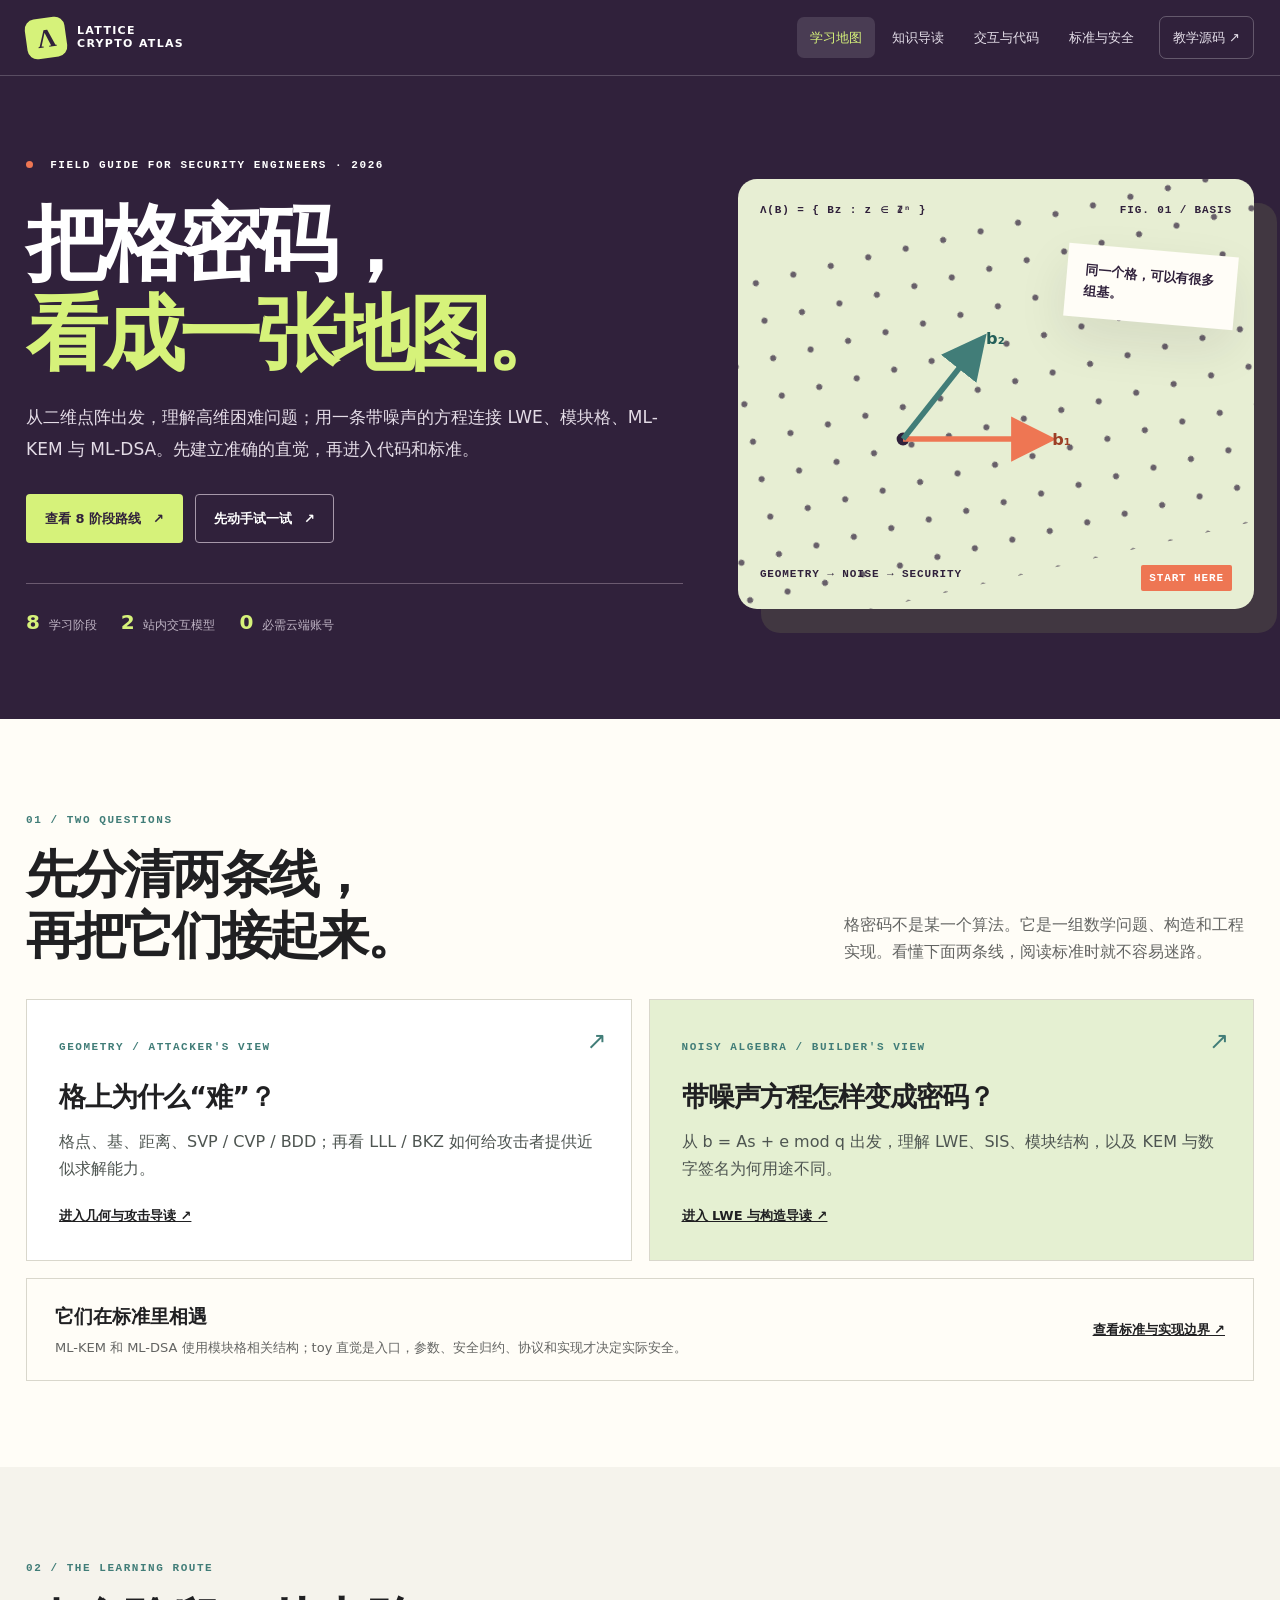
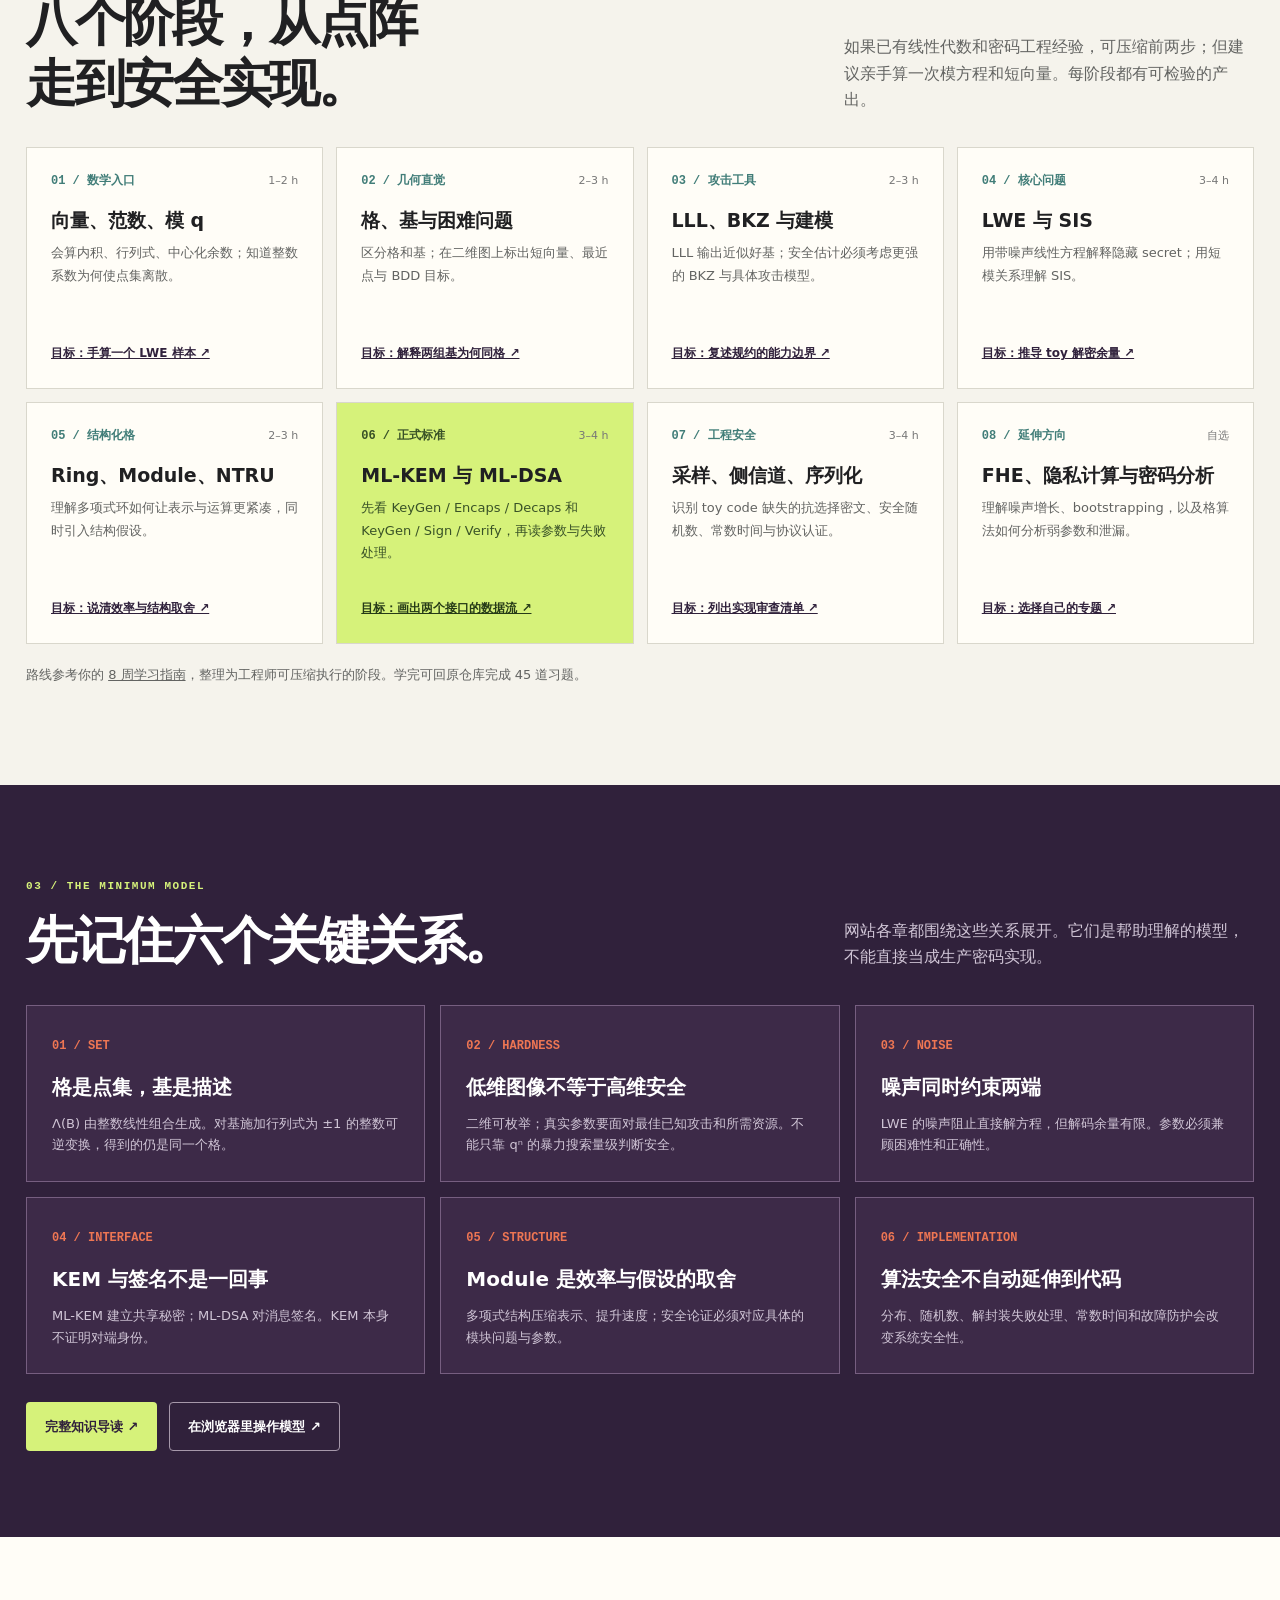
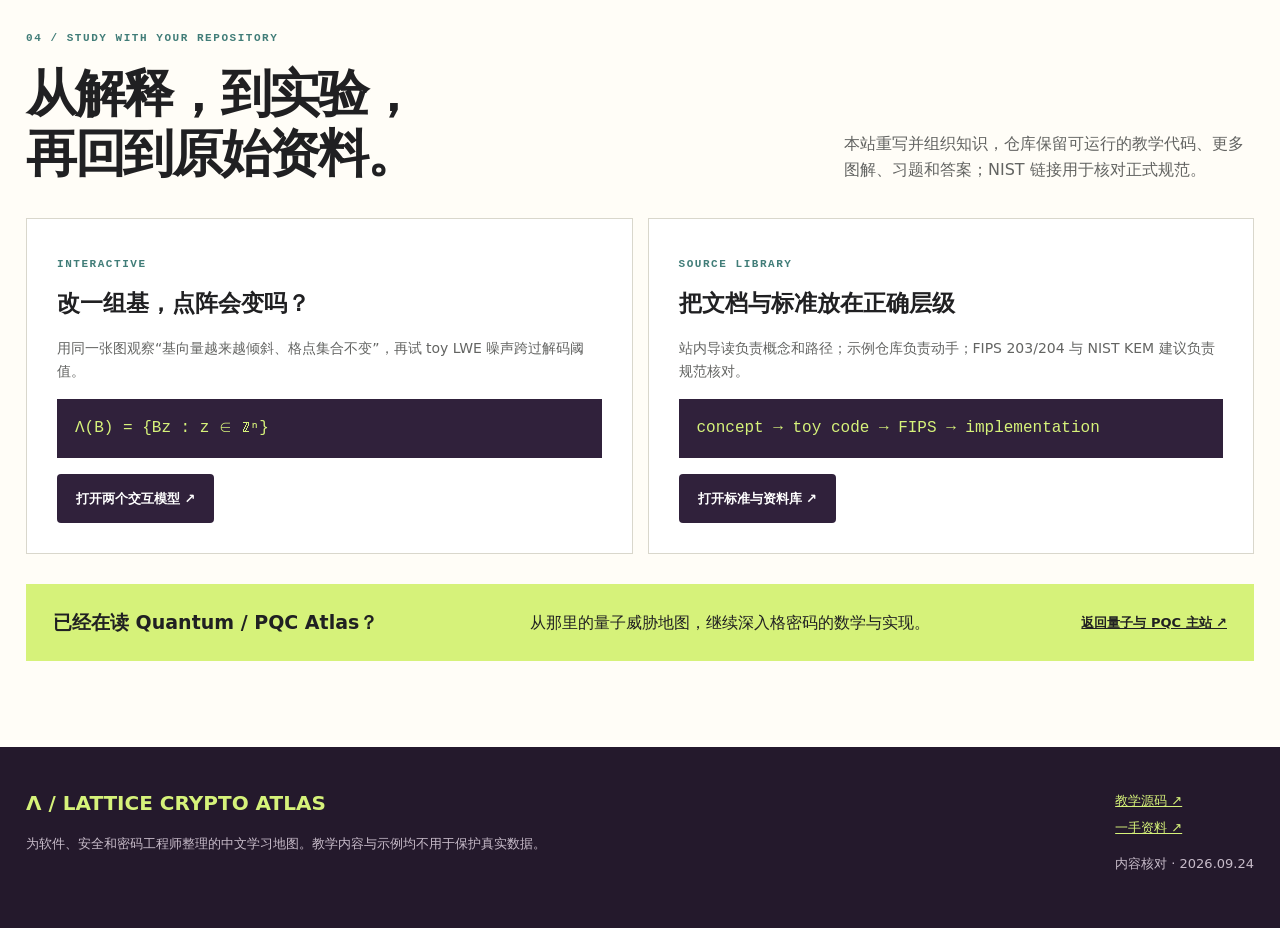
<file: index.html>
<!doctype html>
<html lang="zh-CN">
<head>
  <meta charset="utf-8">
  <meta name="viewport" content="width=device-width, initial-scale=1">
  <meta name="theme-color" content="#30213b">
  <meta name="description" content="面向软件与安全工程师的格密码中文学习地图：格与困难问题、LWE/SIS、LLL/BKZ、ML-KEM/ML-DSA、动手实验与实现安全。">
  <title>格密码地图 · Lattice Crypto Atlas</title>
  <link rel="stylesheet" href="style.css">
  <script src="app.js" defer></script>
</head>
<body>
  <a class="skip" href="#main">跳至正文</a>
  <header class="site-header">
    <a class="logo" href="index.html" aria-label="格密码地图首页"><span class="logo-mark">Λ</span><span>LATTICE<br>CRYPTO ATLAS</span></a>
    <nav class="site-nav" aria-label="主导航">
      <a href="index.html" aria-current="page">学习地图</a><a href="learn.html">知识导读</a><a href="lab.html">交互与代码</a><a href="standards.html">标准与安全</a><a class="nav-source" href="https://github.com/ShundaZhang/lattice-based-cryptography-samples" target="_blank" rel="noopener noreferrer">教学源码 ↗</a>
    </nav>
  </header>
  <main id="main">
    <section class="hero">
      <div class="hero-inner">
        <div>
          <span class="eyebrow"><i class="dot"></i> FIELD GUIDE FOR SECURITY ENGINEERS · 2026</span>
          <h1>把格密码，<br><em>看成一张地图。</em></h1>
          <p class="hero-lede">从二维点阵出发，理解高维困难问题；用一条带噪声的方程连接 LWE、模块格、ML-KEM 与 ML-DSA。先建立准确的直觉，再进入代码和标准。</p>
          <div class="hero-actions"><a class="button primary" href="#route">查看 8 阶段路线 <span>↗</span></a><a class="button outline" href="lab.html">先动手试一试 <span>↗</span></a></div>
          <div class="hero-facts"><span><b>8</b> 学习阶段</span><span><b>2</b> 站内交互模型</span><span><b>0</b> 必需云端账号</span></div>
        </div>
        <div class="hero-art" role="img" aria-label="二维点阵、两组基向量和格密码学习路线的装饰性示意图">
          <div class="art-top"><span>Λ(B) = { Bz : z ∈ ℤⁿ }</span><span>FIG. 01 / BASIS</span></div>
          <div class="art-grid"></div>
          <svg class="art-vectors" viewBox="0 0 480 280" aria-hidden="true"><defs><marker id="arrow-a" markerWidth="8" markerHeight="8" refX="6" refY="4" orient="auto"><path d="M0 0 L8 4 L0 8 Z" fill="#ee7653"/></marker><marker id="arrow-b" markerWidth="8" markerHeight="8" refX="6" refY="4" orient="auto"><path d="M0 0 L8 4 L0 8 Z" fill="#417d78"/></marker></defs><circle cx="134" cy="187" r="8" fill="#30213b"/><path d="M134 187 L310 187" stroke="#ee7653" stroke-width="7" marker-end="url(#arrow-a)"/><path d="M134 187 L229 67" stroke="#417d78" stroke-width="7" marker-end="url(#arrow-b)"/><text x="319" y="194" fill="#9c3f26" font-size="20" font-weight="800">b₁</text><text x="237" y="69" fill="#245f59" font-size="20" font-weight="800">b₂</text></svg>
          <div class="art-note">同一个格，可以有很多组基。</div><div class="art-bottom"><span>GEOMETRY → NOISE → SECURITY</span><span class="art-seal">START HERE</span></div>
        </div>
      </div>
    </section>

    <section class="section white" id="orientation"><div class="container">
      <div class="section-head"><div><span class="eyebrow kicker">01 / TWO QUESTIONS</span><h2>先分清两条线，<br>再把它们接起来。</h2></div><p>格密码不是某一个算法。它是一组数学问题、构造和工程实现。看懂下面两条线，阅读标准时就不容易迷路。</p></div>
      <div class="two-paths">
        <article class="path-card"><span class="eyebrow">GEOMETRY / ATTACKER'S VIEW</span><h3>格上为什么“难”？</h3><p>格点、基、距离、SVP / CVP / BDD；再看 LLL / BKZ 如何给攻击者提供近似求解能力。</p><a href="learn.html#geometry">进入几何与攻击导读 ↗</a></article>
        <article class="path-card featured"><span class="eyebrow">NOISY ALGEBRA / BUILDER'S VIEW</span><h3>带噪声方程怎样变成密码？</h3><p>从 b = As + e mod q 出发，理解 LWE、SIS、模块结构，以及 KEM 与数字签名为何用途不同。</p><a href="learn.html#lwe">进入 LWE 与构造导读 ↗</a></article>
      </div>
      <div class="bridge"><div><strong>它们在标准里相遇</strong><p>ML-KEM 和 ML-DSA 使用模块格相关结构；toy 直觉是入口，参数、安全归约、协议和实现才决定实际安全。</p></div><a href="standards.html">查看标准与实现边界 ↗</a></div>
    </div></section>

    <section class="section" id="route"><div class="container">
      <div class="section-head"><div><span class="eyebrow kicker">02 / THE LEARNING ROUTE</span><h2>八个阶段，从点阵<br>走到安全实现。</h2></div><p>如果已有线性代数和密码工程经验，可压缩前两步；但建议亲手算一次模方程和短向量。每阶段都有可检验的产出。</p></div>
      <div class="route">
        <article class="route-card"><header><span class="step">01 / 数学入口</span><span class="time">1–2 h</span></header><h3>向量、范数、模 q</h3><p>会算内积、行列式、中心化余数；知道整数系数为何使点集离散。</p><a href="learn.html#math">目标：手算一个 LWE 样本 ↗</a></article>
        <article class="route-card"><header><span class="step">02 / 几何直觉</span><span class="time">2–3 h</span></header><h3>格、基与困难问题</h3><p>区分格和基；在二维图上标出短向量、最近点与 BDD 目标。</p><a href="learn.html#geometry">目标：解释两组基为何同格 ↗</a></article>
        <article class="route-card"><header><span class="step">03 / 攻击工具</span><span class="time">2–3 h</span></header><h3>LLL、BKZ 与建模</h3><p>LLL 输出近似好基；安全估计必须考虑更强的 BKZ 与具体攻击模型。</p><a href="learn.html#reduction">目标：复述规约的能力边界 ↗</a></article>
        <article class="route-card"><header><span class="step">04 / 核心问题</span><span class="time">3–4 h</span></header><h3>LWE 与 SIS</h3><p>用带噪声线性方程解释隐藏 secret；用短模关系理解 SIS。</p><a href="learn.html#lwe">目标：推导 toy 解密余量 ↗</a></article>
        <article class="route-card"><header><span class="step">05 / 结构化格</span><span class="time">2–3 h</span></header><h3>Ring、Module、NTRU</h3><p>理解多项式环如何让表示与运算更紧凑，同时引入结构假设。</p><a href="learn.html#module">目标：说清效率与结构取舍 ↗</a></article>
        <article class="route-card accent"><header><span class="step">06 / 正式标准</span><span class="time">3–4 h</span></header><h3>ML-KEM 与 ML-DSA</h3><p>先看 KeyGen / Encaps / Decaps 和 KeyGen / Sign / Verify，再读参数与失败处理。</p><a href="standards.html#fips">目标：画出两个接口的数据流 ↗</a></article>
        <article class="route-card"><header><span class="step">07 / 工程安全</span><span class="time">3–4 h</span></header><h3>采样、侧信道、序列化</h3><p>识别 toy code 缺失的抗选择密文、安全随机数、常数时间与协议认证。</p><a href="standards.html#engineering">目标：列出实现审查清单 ↗</a></article>
        <article class="route-card"><header><span class="step">08 / 延伸方向</span><span class="time">自选</span></header><h3>FHE、隐私计算与密码分析</h3><p>理解噪声增长、bootstrapping，以及格算法如何分析弱参数和泄漏。</p><a href="learn.html#beyond">目标：选择自己的专题 ↗</a></article>
      </div>
      <p class="route-note">路线参考你的 <a href="https://github.com/ShundaZhang/lattice-based-cryptography-samples/blob/main/docs/learning-guide.md" target="_blank" rel="noopener noreferrer">8 周学习指南</a>，整理为工程师可压缩执行的阶段。学完可回原仓库完成 45 道习题。</p>
    </div></section>

    <section class="section dark" id="core"><div class="container">
      <div class="section-head"><div><span class="eyebrow kicker">03 / THE MINIMUM MODEL</span><h2>先记住六个关键关系。</h2></div><p>网站各章都围绕这些关系展开。它们是帮助理解的模型，不能直接当成生产密码实现。</p></div>
      <div class="concept-grid">
        <article class="concept"><span class="number">01 / SET</span><h3>格是点集，基是描述</h3><p>Λ(B) 由整数线性组合生成。对基施加行列式为 ±1 的整数可逆变换，得到的仍是同一个格。</p></article>
        <article class="concept"><span class="number">02 / HARDNESS</span><h3>低维图像不等于高维安全</h3><p>二维可枚举；真实参数要面对最佳已知攻击和所需资源。不能只靠 qⁿ 的暴力搜索量级判断安全。</p></article>
        <article class="concept"><span class="number">03 / NOISE</span><h3>噪声同时约束两端</h3><p>LWE 的噪声阻止直接解方程，但解码余量有限。参数必须兼顾困难性和正确性。</p></article>
        <article class="concept"><span class="number">04 / INTERFACE</span><h3>KEM 与签名不是一回事</h3><p>ML-KEM 建立共享秘密；ML-DSA 对消息签名。KEM 本身不证明对端身份。</p></article>
        <article class="concept"><span class="number">05 / STRUCTURE</span><h3>Module 是效率与假设的取舍</h3><p>多项式结构压缩表示、提升速度；安全论证必须对应具体的模块问题与参数。</p></article>
        <article class="concept"><span class="number">06 / IMPLEMENTATION</span><h3>算法安全不自动延伸到代码</h3><p>分布、随机数、解封装失败处理、常数时间和故障防护会改变系统安全性。</p></article>
      </div>
      <div class="actions"><a class="button primary" href="learn.html">完整知识导读 ↗</a><a class="button outline" href="lab.html">在浏览器里操作模型 ↗</a></div>
    </div></section>

    <section class="section white" id="next"><div class="container">
      <div class="section-head"><div><span class="eyebrow kicker">04 / STUDY WITH YOUR REPOSITORY</span><h2>从解释，到实验，<br>再回到原始资料。</h2></div><p>本站重写并组织知识，仓库保留可运行的教学代码、更多图解、习题和答案；NIST 链接用于核对正式规范。</p></div>
      <div class="feature-split"><div class="feature-panel"><span class="eyebrow kicker">INTERACTIVE</span><h3>改一组基，点阵会变吗？</h3><p>用同一张图观察“基向量越来越倾斜、格点集合不变”，再试 toy LWE 噪声跨过解码阈值。</p><div class="formula">Λ(B) = {Bz : z ∈ ℤⁿ}</div><a class="button dark" href="lab.html">打开两个交互模型 ↗</a></div><div class="feature-panel"><span class="eyebrow kicker">SOURCE LIBRARY</span><h3>把文档与标准放在正确层级</h3><p>站内导读负责概念和路径；示例仓库负责动手；FIPS 203/204 与 NIST KEM 建议负责规范核对。</p><div class="formula">concept → toy code → FIPS → implementation</div><a class="button dark" href="standards.html">打开标准与资料库 ↗</a></div></div>
      <div class="cross-link"><strong>已经在读 Quantum / PQC Atlas？</strong><span>从那里的量子威胁地图，继续深入格密码的数学与实现。</span><a href="https://shundazhang.github.io/quantum-pqc-atlas/" target="_blank" rel="noopener noreferrer">返回量子与 PQC 主站 ↗</a></div>
    </div></section>
  </main>
  <footer class="footer"><div class="container footer-inner"><div><strong>Λ / LATTICE CRYPTO ATLAS</strong><p>为软件、安全和密码工程师整理的中文学习地图。教学内容与示例均不用于保护真实数据。</p></div><div><a href="https://github.com/ShundaZhang/lattice-based-cryptography-samples" target="_blank" rel="noopener noreferrer">教学源码 ↗</a><br><a href="standards.html#sources">一手资料 ↗</a><p>内容核对 · 2026.09.24</p></div></div></footer>
</body>
</html>
</file>
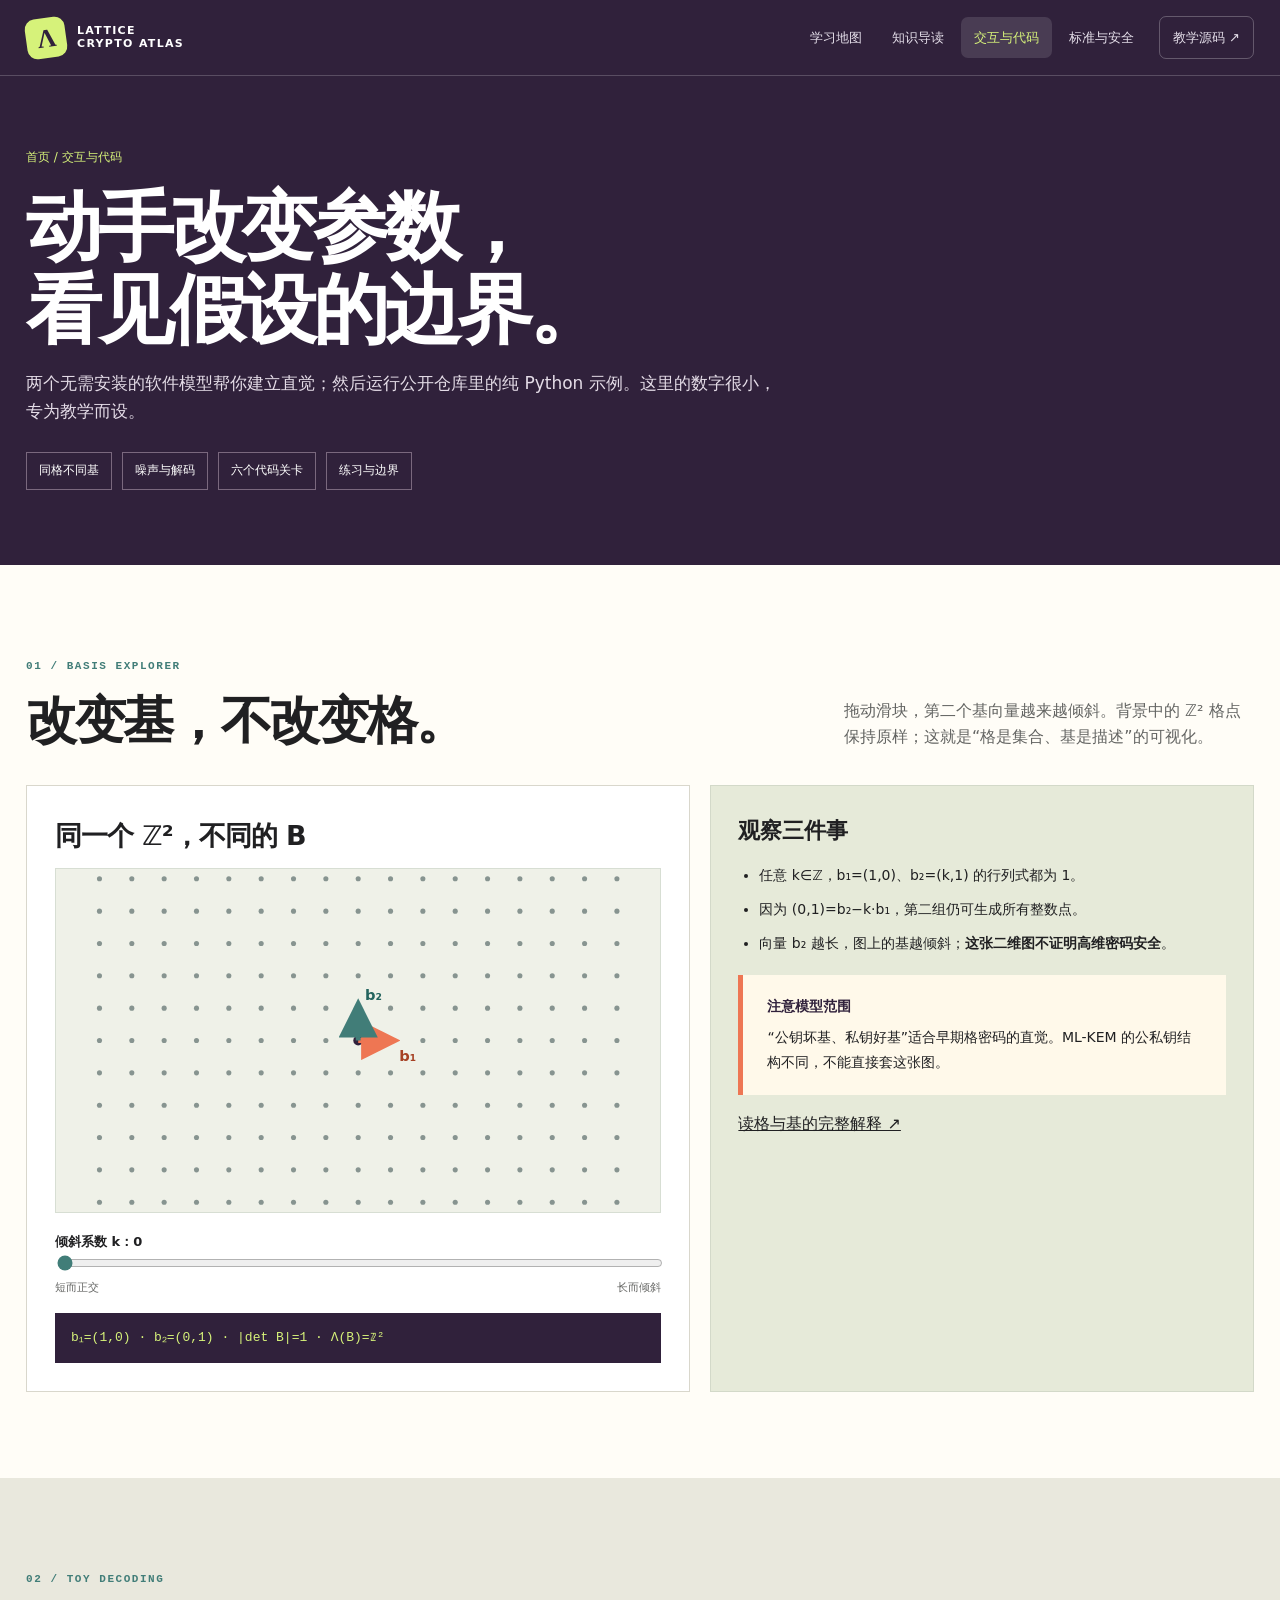
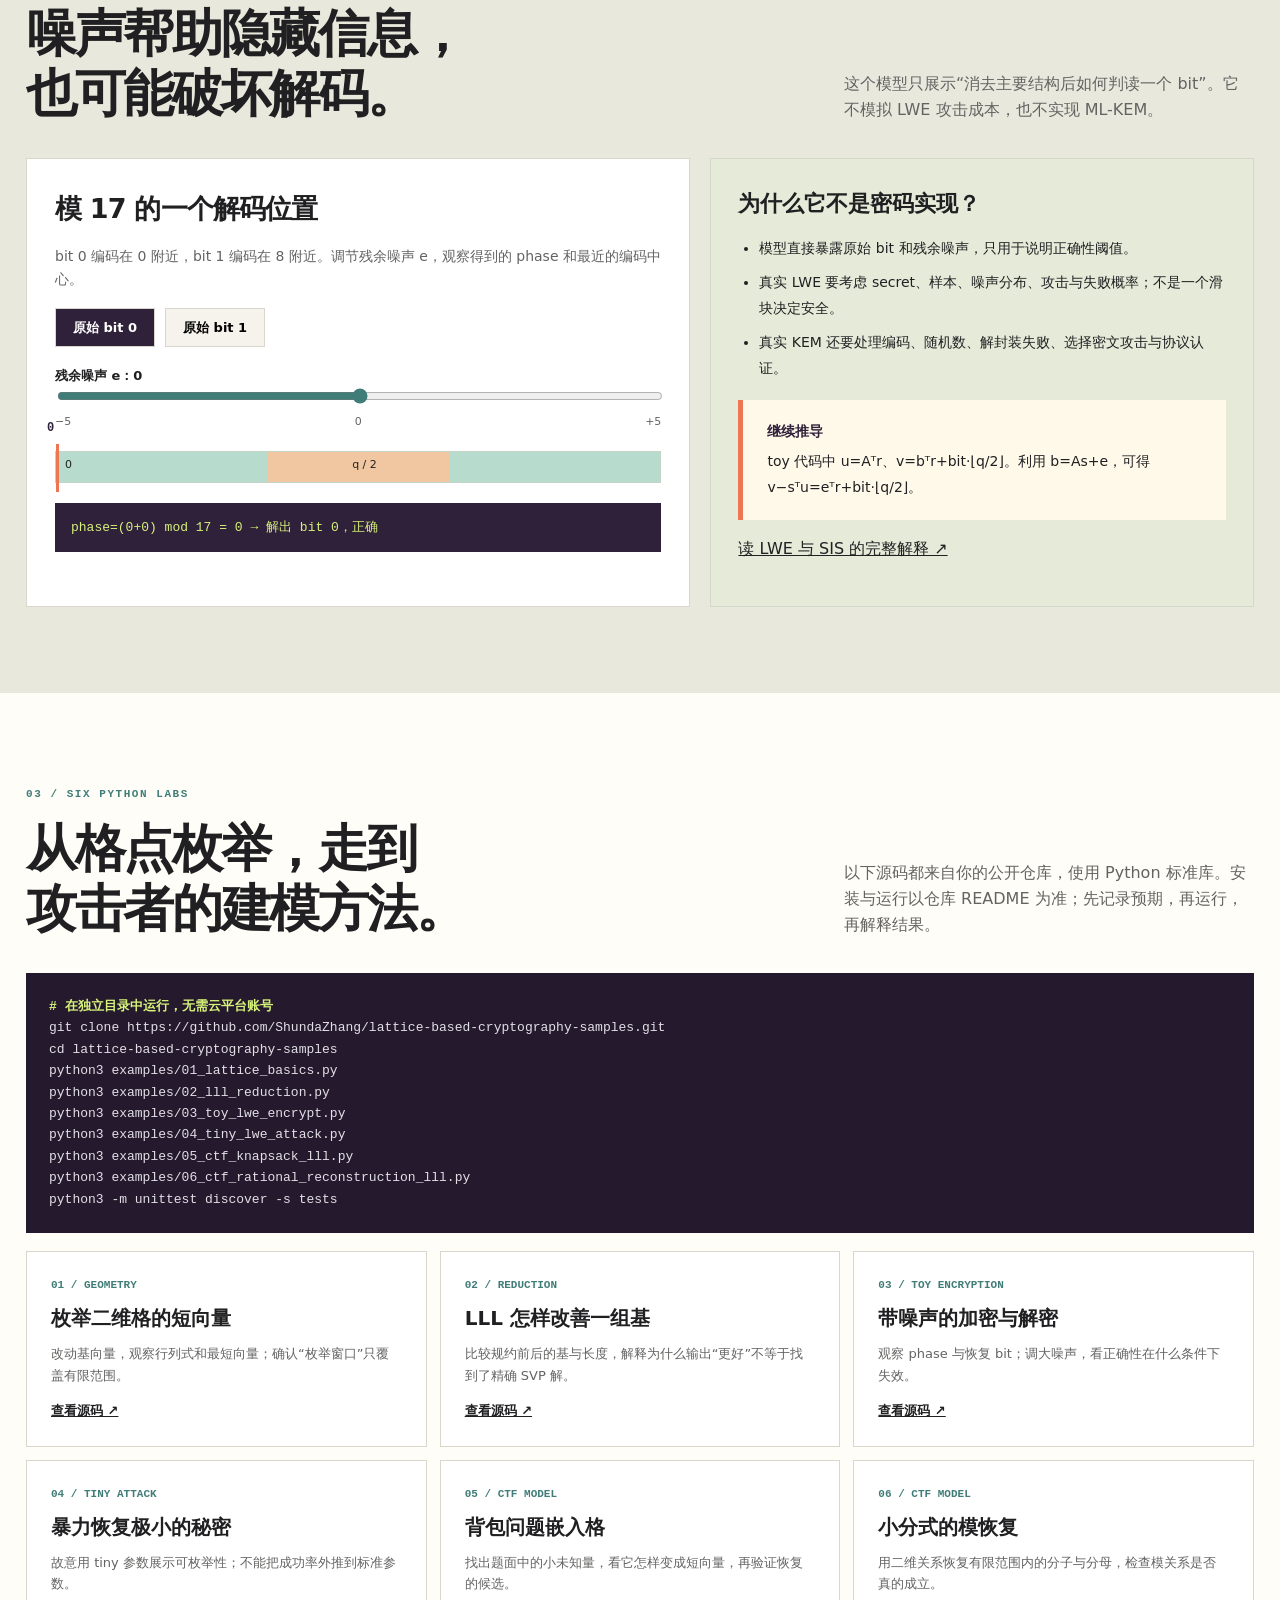
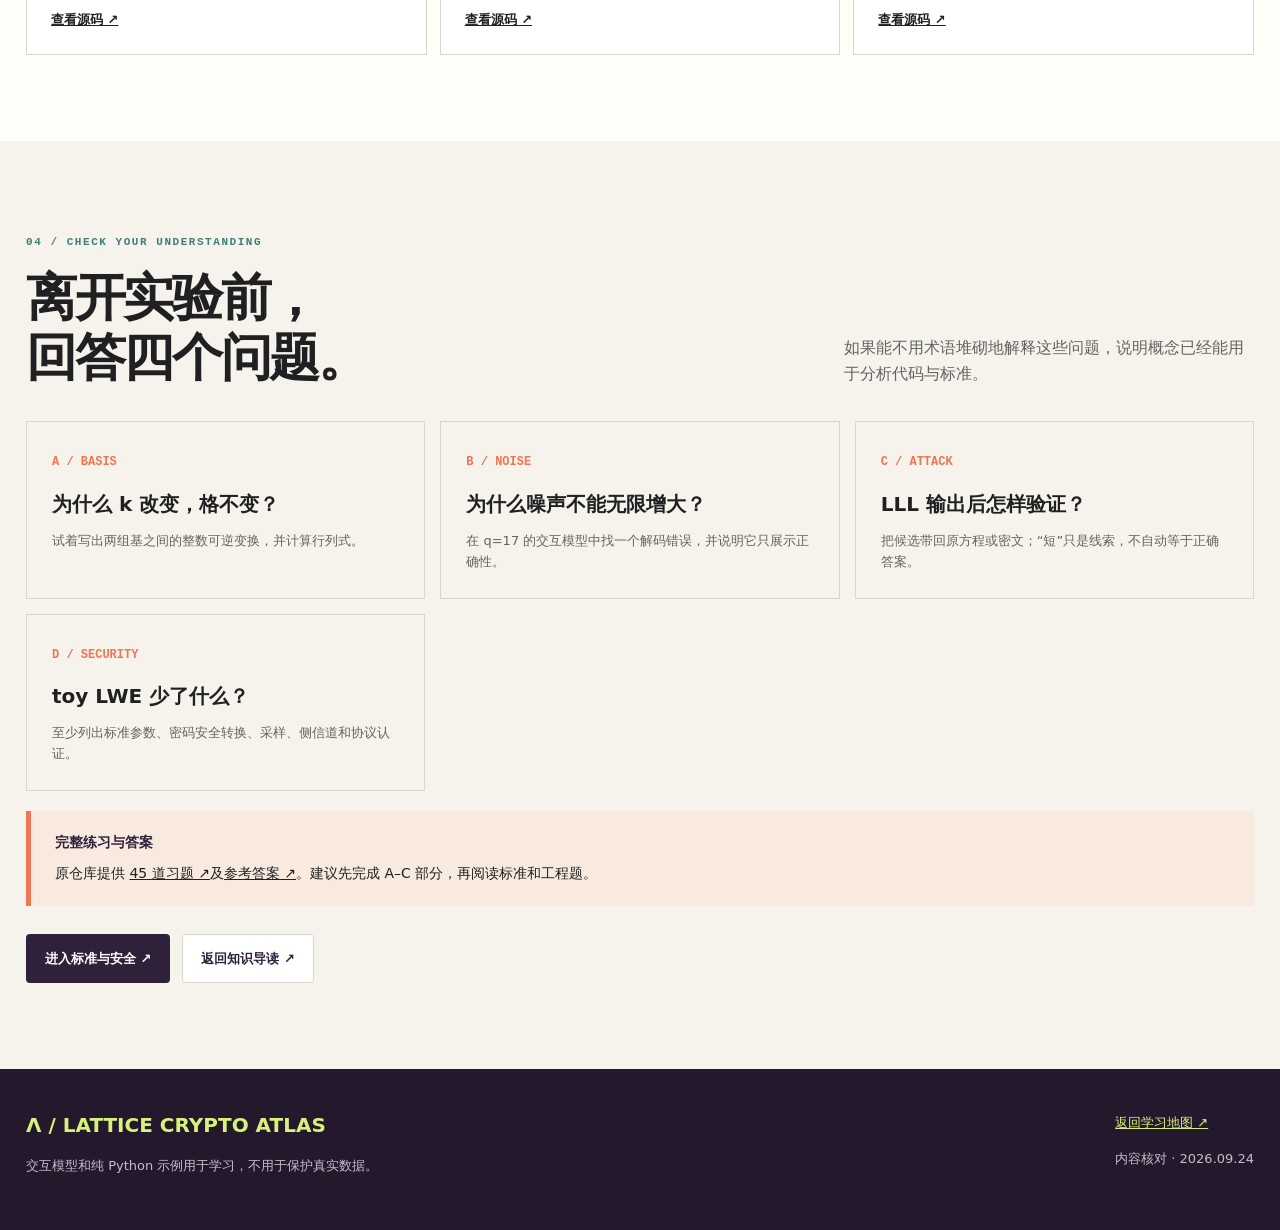
<file: lab.html>
<!doctype html>
<html lang="zh-CN">
<head><meta charset="utf-8"><meta name="viewport" content="width=device-width, initial-scale=1"><meta name="theme-color" content="#30213b"><meta name="description" content="格密码交互实验：改变二维格的基，调节 toy 解码噪声，并沿六个纯 Python 示例学习格、LLL、LWE 与小参数攻击。"><title>交互与代码 · 格密码地图</title><link rel="stylesheet" href="style.css"><script src="app.js" defer></script></head>
<body>
  <a class="skip" href="#main">跳至正文</a><header class="site-header"><a class="logo" href="index.html" aria-label="格密码地图首页"><span class="logo-mark">Λ</span><span>LATTICE<br>CRYPTO ATLAS</span></a><nav class="site-nav" aria-label="主导航"><a href="index.html">学习地图</a><a href="learn.html">知识导读</a><a href="lab.html" aria-current="page">交互与代码</a><a href="standards.html">标准与安全</a><a class="nav-source" href="https://github.com/ShundaZhang/lattice-based-cryptography-samples" target="_blank" rel="noopener noreferrer">教学源码 ↗</a></nav></header>
  <main id="main">
    <section class="page-hero"><div class="container"><div class="breadcrumb"><a href="index.html">首页</a> / 交互与代码</div><h1>动手改变参数，<br>看见假设的边界。</h1><p>两个无需安装的软件模型帮你建立直觉；然后运行公开仓库里的纯 Python 示例。这里的数字很小，专为教学而设。</p><nav class="page-jumps" aria-label="本页章节"><a href="#basis-demo">同格不同基</a><a href="#noise-demo">噪声与解码</a><a href="#python">六个代码关卡</a><a href="#questions">练习与边界</a></nav></div></section>

    <section class="section white" id="basis-demo"><div class="container">
      <div class="section-head"><div><span class="eyebrow kicker">01 / BASIS EXPLORER</span><h2>改变基，不改变格。</h2></div><p>拖动滑块，第二个基向量越来越倾斜。背景中的 ℤ² 格点保持原样；这就是“格是集合、基是描述”的可视化。</p></div>
      <div class="lab-layout"><div class="interactive">
        <h2>同一个 ℤ²，不同的 B</h2><svg id="basis-svg" viewBox="0 0 560 350" role="img" aria-label="二维整数格与两条可调整的基向量"><defs><marker id="basis-arrow-orange" markerWidth="8" markerHeight="8" refX="6" refY="4" orient="auto"><path d="M0 0 L8 4 L0 8 Z" fill="#ee7653"/></marker><marker id="basis-arrow-teal" markerWidth="8" markerHeight="8" refX="6" refY="4" orient="auto"><path d="M0 0 L8 4 L0 8 Z" fill="#417d78"/></marker></defs><g id="basis-grid"></g><g id="basis-vectors"></g></svg>
        <label for="shear">倾斜系数 k：<output id="shear-value" for="shear">0</output></label><input id="shear" type="range" min="0" max="7" step="1" value="0"><div class="range-points"><span>短而正交</span><span>长而倾斜</span></div>
        <div class="readout" id="basis-readout" aria-live="polite">b₁=(1,0) · b₂=(0,1) · |det B|=1</div>
      </div><aside class="lab-notes"><h3>观察三件事</h3><ul><li>任意 k∈ℤ，b₁=(1,0)、b₂=(k,1) 的行列式都为 1。</li><li>因为 (0,1)=b₂−k·b₁，第二组仍可生成所有整数点。</li><li>向量 b₂ 越长，图上的基越倾斜；<b>这张二维图不证明高维密码安全</b>。</li></ul><div class="callout"><strong>注意模型范围</strong><p>“公钥坏基、私钥好基”适合早期格密码的直觉。ML-KEM 的公私钥结构不同，不能直接套这张图。</p></div><p><a href="learn.html#geometry">读格与基的完整解释 ↗</a></p></aside></div>
    </div></section>

    <section class="section alt" id="noise-demo"><div class="container">
      <div class="section-head"><div><span class="eyebrow kicker">02 / TOY DECODING</span><h2>噪声帮助隐藏信息，<br>也可能破坏解码。</h2></div><p>这个模型只展示“消去主要结构后如何判读一个 bit”。它不模拟 LWE 攻击成本，也不实现 ML-KEM。</p></div>
      <div class="lab-layout"><div class="interactive">
        <h2>模 17 的一个解码位置</h2><p>bit 0 编码在 0 附近，bit 1 编码在 8 附近。调节残余噪声 e，观察得到的 phase 和最近的编码中心。</p>
        <div class="toggle-row" role="group" aria-label="选择原始比特"><button type="button" class="bit-button" data-bit="0" aria-pressed="true">原始 bit 0</button><button type="button" class="bit-button" data-bit="1" aria-pressed="false">原始 bit 1</button></div>
        <label for="noise">残余噪声 e：<output id="noise-value" for="noise">0</output></label><input id="noise" type="range" min="-5" max="5" step="1" value="0"><div class="range-points"><span>−5</span><span>0</span><span>+5</span></div>
        <div class="meter" role="img" aria-label="模17中的解码位置"><div id="noise-marker" class="meter-marker"><span id="phase-label">0</span></div></div>
        <div class="readout" id="noise-readout" aria-live="polite">phase=(0+0) mod 17 = 0 → 解出 bit 0，正确</div>
      </div><aside class="lab-notes"><h3>为什么它不是密码实现？</h3><ul><li>模型直接暴露原始 bit 和残余噪声，只用于说明正确性阈值。</li><li>真实 LWE 要考虑 secret、样本、噪声分布、攻击与失败概率；不是一个滑块决定安全。</li><li>真实 KEM 还要处理编码、随机数、解封装失败、选择密文攻击与协议认证。</li></ul><div class="callout"><strong>继续推导</strong><p>toy 代码中 u=Aᵀr、v=bᵀr+bit·⌊q/2⌋。利用 b=As+e，可得 v−sᵀu=eᵀr+bit·⌊q/2⌋。</p></div><p><a href="learn.html#lwe">读 LWE 与 SIS 的完整解释 ↗</a></p></aside></div>
    </div></section>

    <section class="section white" id="python"><div class="container">
      <div class="section-head"><div><span class="eyebrow kicker">03 / SIX PYTHON LABS</span><h2>从格点枚举，走到<br>攻击者的建模方法。</h2></div><p>以下源码都来自你的公开仓库，使用 Python 标准库。安装与运行以仓库 README 为准；先记录预期，再运行，再解释结果。</p></div>
      <div class="command"><b># 在独立目录中运行，无需云平台账号</b>
git clone https://github.com/ShundaZhang/lattice-based-cryptography-samples.git
cd lattice-based-cryptography-samples
python3 examples/01_lattice_basics.py
python3 examples/02_lll_reduction.py
python3 examples/03_toy_lwe_encrypt.py
python3 examples/04_tiny_lwe_attack.py
python3 examples/05_ctf_knapsack_lll.py
python3 examples/06_ctf_rational_reconstruction_lll.py
python3 -m unittest discover -s tests</div>
      <div class="code-grid" style="margin-top:18px">
        <article class="code-card"><span>01 / GEOMETRY</span><h3>枚举二维格的短向量</h3><p>改动基向量，观察行列式和最短向量；确认“枚举窗口”只覆盖有限范围。</p><a href="https://github.com/ShundaZhang/lattice-based-cryptography-samples/blob/main/examples/01_lattice_basics.py" target="_blank" rel="noopener noreferrer">查看源码 ↗</a></article>
        <article class="code-card"><span>02 / REDUCTION</span><h3>LLL 怎样改善一组基</h3><p>比较规约前后的基与长度，解释为什么输出“更好”不等于找到了精确 SVP 解。</p><a href="https://github.com/ShundaZhang/lattice-based-cryptography-samples/blob/main/examples/02_lll_reduction.py" target="_blank" rel="noopener noreferrer">查看源码 ↗</a></article>
        <article class="code-card"><span>03 / TOY ENCRYPTION</span><h3>带噪声的加密与解密</h3><p>观察 phase 与恢复 bit；调大噪声，看正确性在什么条件下失效。</p><a href="https://github.com/ShundaZhang/lattice-based-cryptography-samples/blob/main/examples/03_toy_lwe_encrypt.py" target="_blank" rel="noopener noreferrer">查看源码 ↗</a></article>
        <article class="code-card"><span>04 / TINY ATTACK</span><h3>暴力恢复极小的秘密</h3><p>故意用 tiny 参数展示可枚举性；不能把成功率外推到标准参数。</p><a href="https://github.com/ShundaZhang/lattice-based-cryptography-samples/blob/main/examples/04_tiny_lwe_attack.py" target="_blank" rel="noopener noreferrer">查看源码 ↗</a></article>
        <article class="code-card"><span>05 / CTF MODEL</span><h3>背包问题嵌入格</h3><p>找出题面中的小未知量，看它怎样变成短向量，再验证恢复的候选。</p><a href="https://github.com/ShundaZhang/lattice-based-cryptography-samples/blob/main/examples/05_ctf_knapsack_lll.py" target="_blank" rel="noopener noreferrer">查看源码 ↗</a></article>
        <article class="code-card"><span>06 / CTF MODEL</span><h3>小分式的模恢复</h3><p>用二维关系恢复有限范围内的分子与分母，检查模关系是否真的成立。</p><a href="https://github.com/ShundaZhang/lattice-based-cryptography-samples/blob/main/examples/06_ctf_rational_reconstruction_lll.py" target="_blank" rel="noopener noreferrer">查看源码 ↗</a></article>
      </div>
    </div></section>

    <section class="section" id="questions"><div class="container">
      <div class="section-head"><div><span class="eyebrow kicker">04 / CHECK YOUR UNDERSTANDING</span><h2>离开实验前，<br>回答四个问题。</h2></div><p>如果能不用术语堆砌地解释这些问题，说明概念已经能用于分析代码与标准。</p></div>
      <div class="concept-grid">
        <article class="concept"><span class="number">A / BASIS</span><h3>为什么 k 改变，格不变？</h3><p>试着写出两组基之间的整数可逆变换，并计算行列式。</p></article>
        <article class="concept"><span class="number">B / NOISE</span><h3>为什么噪声不能无限增大？</h3><p>在 q=17 的交互模型中找一个解码错误，并说明它只展示正确性。</p></article>
        <article class="concept"><span class="number">C / ATTACK</span><h3>LLL 输出后怎样验证？</h3><p>把候选带回原方程或密文；“短”只是线索，不自动等于正确答案。</p></article>
        <article class="concept"><span class="number">D / SECURITY</span><h3>toy LWE 少了什么？</h3><p>至少列出标准参数、密码安全转换、采样、侧信道和协议认证。</p></article>
      </div><div class="callout" style="margin-top:20px"><strong>完整练习与答案</strong><p>原仓库提供 <a href="https://github.com/ShundaZhang/lattice-based-cryptography-samples/blob/main/docs/exercises.md" target="_blank" rel="noopener noreferrer">45 道习题 ↗</a>及<a href="https://github.com/ShundaZhang/lattice-based-cryptography-samples/blob/main/docs/answers.md" target="_blank" rel="noopener noreferrer">参考答案 ↗</a>。建议先完成 A–C 部分，再阅读标准和工程题。</p></div><div class="actions"><a class="button dark" href="standards.html">进入标准与安全 ↗</a><a class="button light" href="learn.html">返回知识导读 ↗</a></div>
    </div></section>
  </main>
  <footer class="footer"><div class="container footer-inner"><div><strong>Λ / LATTICE CRYPTO ATLAS</strong><p>交互模型和纯 Python 示例用于学习，不用于保护真实数据。</p></div><div><a href="index.html">返回学习地图 ↗</a><p>内容核对 · 2026.09.24</p></div></div></footer>
</body>
</html>
</file>
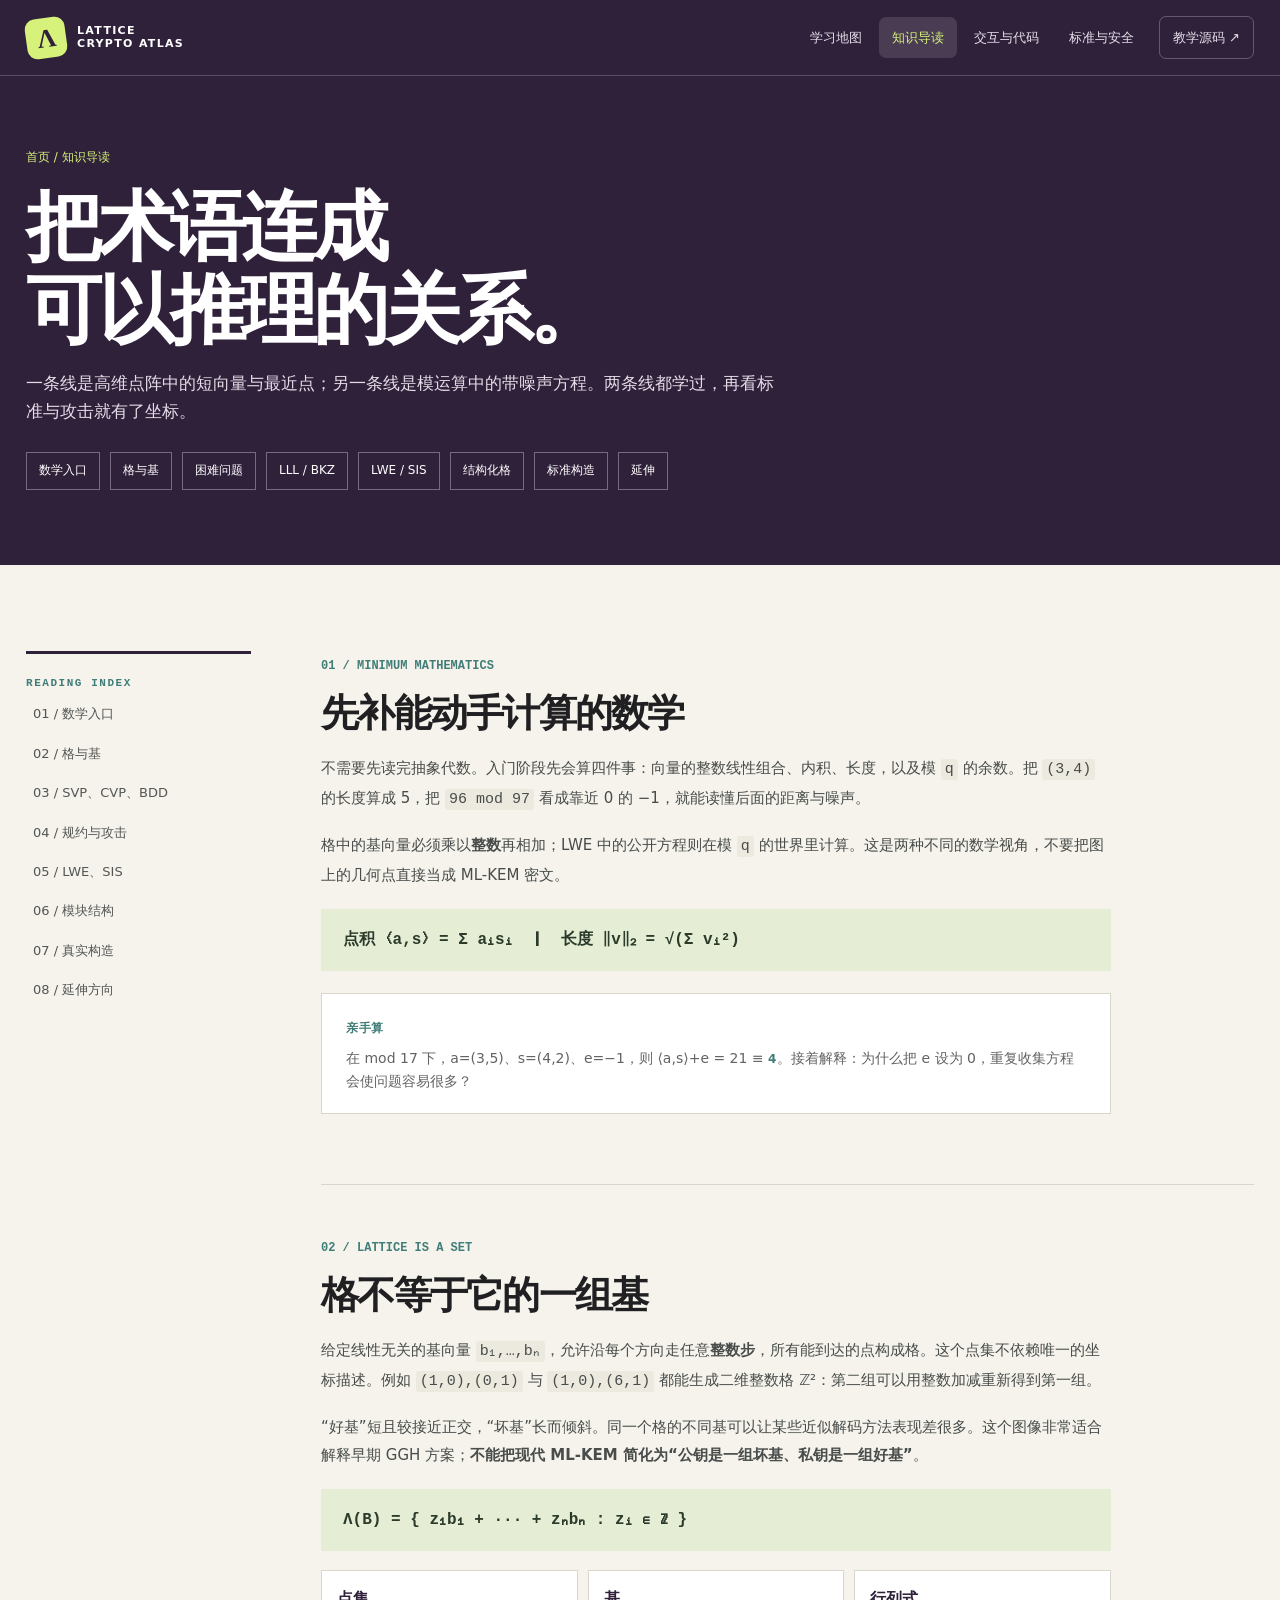
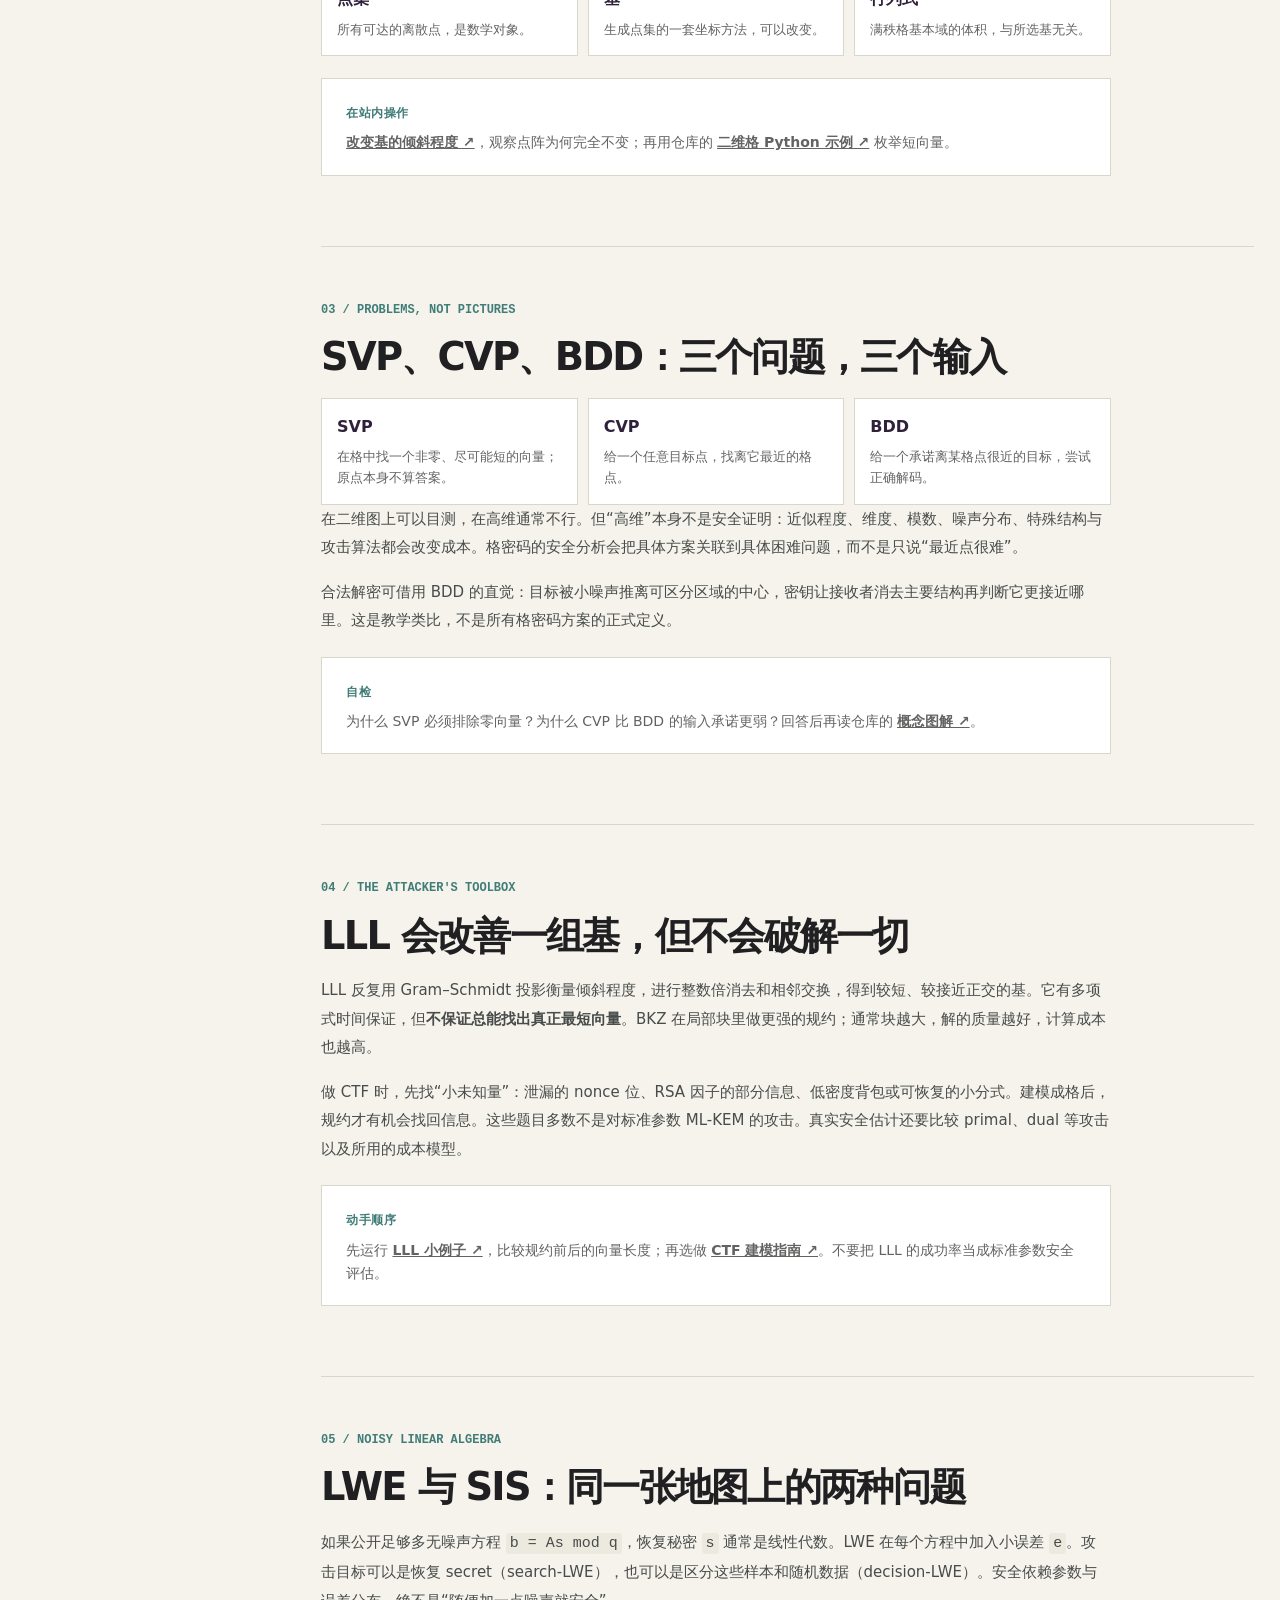
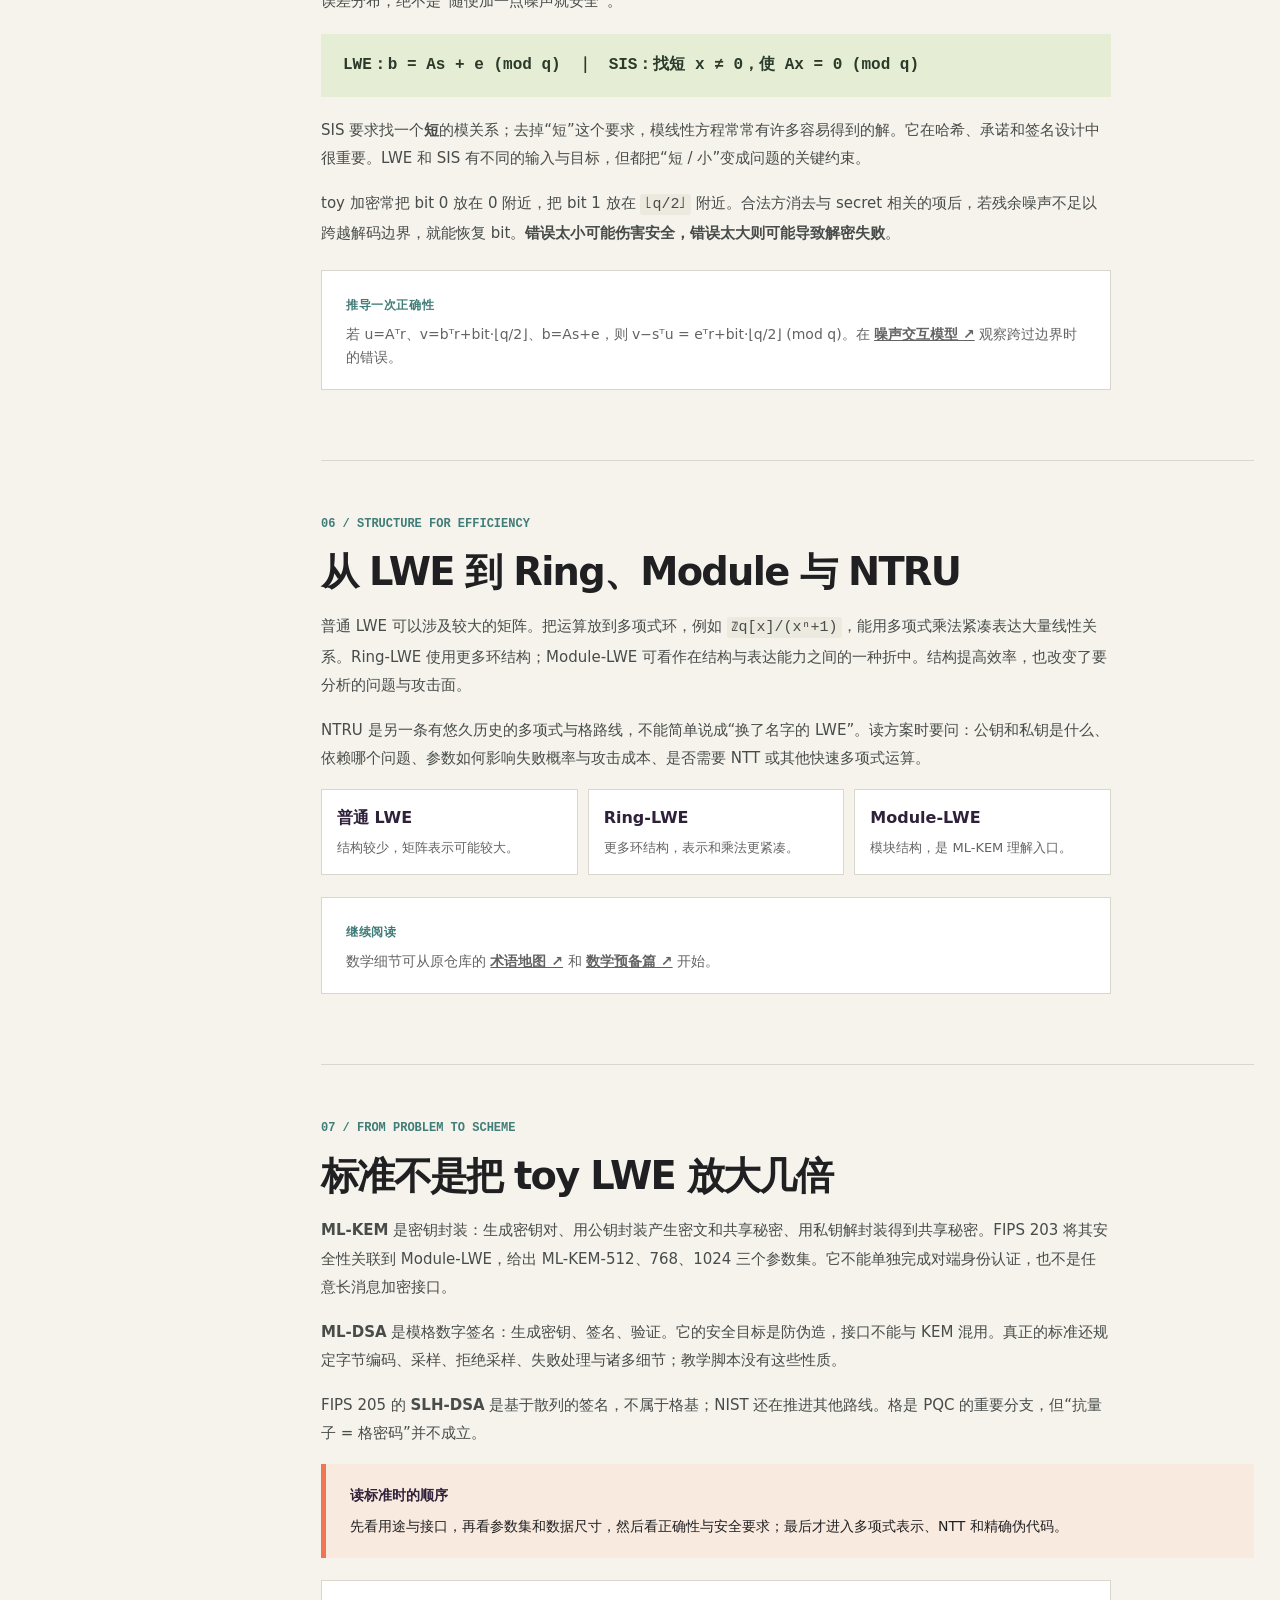
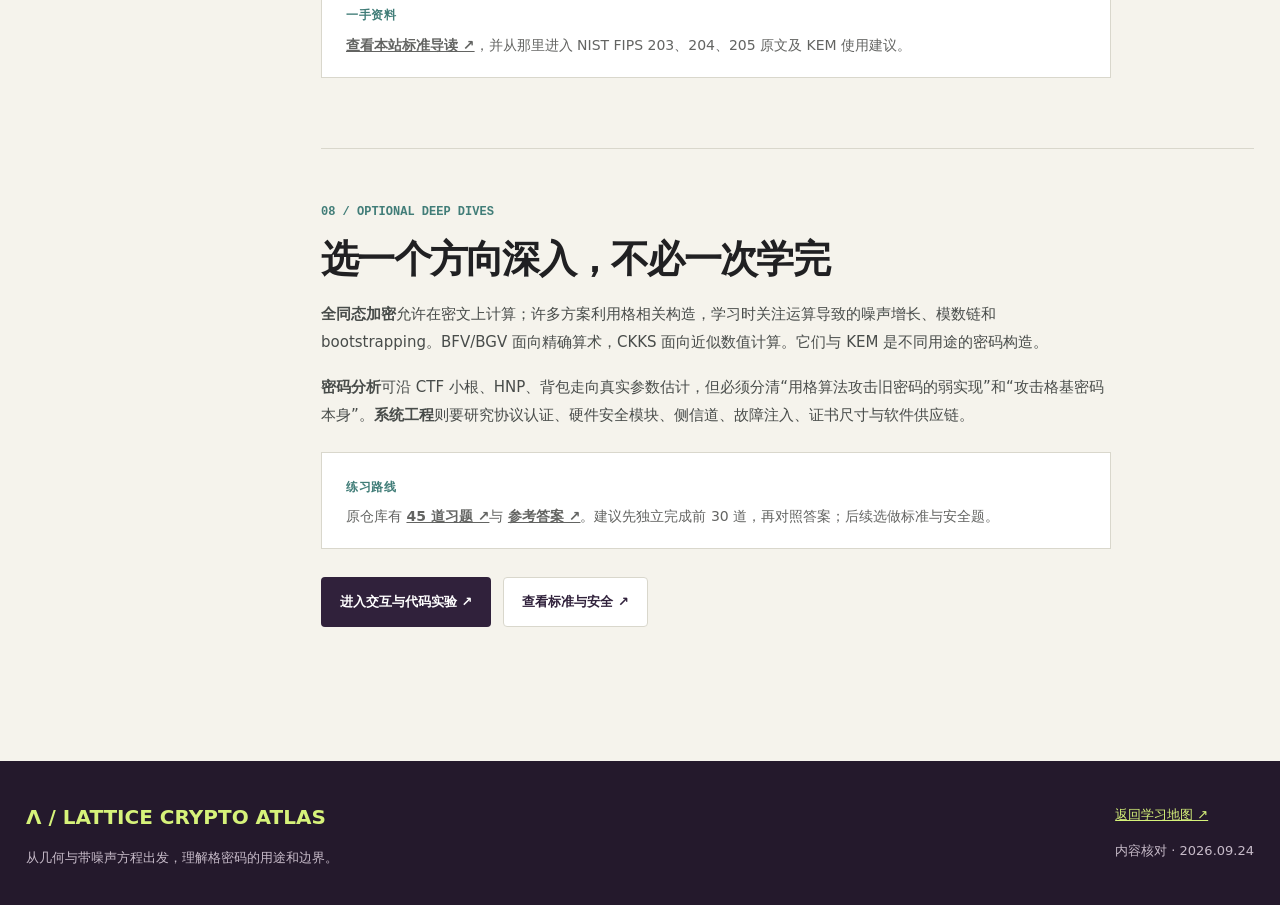
<file: learn.html>
<!doctype html>
<html lang="zh-CN">
<head>
  <meta charset="utf-8"><meta name="viewport" content="width=device-width, initial-scale=1"><meta name="theme-color" content="#30213b">
  <meta name="description" content="格密码知识导读：用准确的直觉理解格、SVP/CVP/BDD、LLL/BKZ、LWE/SIS、模块格、ML-KEM 与 ML-DSA。">
  <title>知识导读 · 格密码地图</title><link rel="stylesheet" href="style.css"><script src="app.js" defer></script>
</head>
<body>
  <a class="skip" href="#main">跳至正文</a>
  <header class="site-header"><a class="logo" href="index.html" aria-label="格密码地图首页"><span class="logo-mark">Λ</span><span>LATTICE<br>CRYPTO ATLAS</span></a><nav class="site-nav" aria-label="主导航"><a href="index.html">学习地图</a><a href="learn.html" aria-current="page">知识导读</a><a href="lab.html">交互与代码</a><a href="standards.html">标准与安全</a><a class="nav-source" href="https://github.com/ShundaZhang/lattice-based-cryptography-samples" target="_blank" rel="noopener noreferrer">教学源码 ↗</a></nav></header>
  <main id="main">
    <section class="page-hero"><div class="container"><div class="breadcrumb"><a href="index.html">首页</a> / 知识导读</div><h1>把术语连成<br>可以推理的关系。</h1><p>一条线是高维点阵中的短向量与最近点；另一条线是模运算中的带噪声方程。两条线都学过，再看标准与攻击就有了坐标。</p><nav class="page-jumps" aria-label="本页章节"><a href="#math">数学入口</a><a href="#geometry">格与基</a><a href="#hardness">困难问题</a><a href="#reduction">LLL / BKZ</a><a href="#lwe">LWE / SIS</a><a href="#module">结构化格</a><a href="#schemes">标准构造</a><a href="#beyond">延伸</a></nav></div></section>
    <section class="section"><div class="container reading">
      <nav class="reading-nav" aria-label="章节目录"><span class="eyebrow kicker">READING INDEX</span><a href="#math">01 / 数学入口</a><a href="#geometry">02 / 格与基</a><a href="#hardness">03 / SVP、CVP、BDD</a><a href="#reduction">04 / 规约与攻击</a><a href="#lwe">05 / LWE、SIS</a><a href="#module">06 / 模块结构</a><a href="#schemes">07 / 真实构造</a><a href="#beyond">08 / 延伸方向</a></nav>
      <div>
        <article class="chapter" id="math"><span class="chapter-number">01 / MINIMUM MATHEMATICS</span><h2>先补能动手计算的数学</h2><div class="prose"><p>不需要先读完抽象代数。入门阶段先会算四件事：向量的整数线性组合、内积、长度，以及模 <code>q</code> 的余数。把 <code>(3,4)</code> 的长度算成 5，把 <code>96 mod 97</code> 看成靠近 0 的 −1，就能读懂后面的距离与噪声。</p><p>格中的基向量必须乘以<b>整数</b>再相加；LWE 中的公开方程则在模 <code>q</code> 的世界里计算。这是两种不同的数学视角，不要把图上的几何点直接当成 ML-KEM 密文。</p></div><div class="formula-box">点积 ⟨a,s⟩ = Σ aᵢsᵢ　｜　长度 ‖v‖₂ = √(Σ vᵢ²)</div><div class="lesson-card"><b>亲手算</b><p>在 mod 17 下，a=(3,5)、s=(4,2)、e=−1，则 ⟨a,s⟩+e = 21 ≡ <b>4</b>。接着解释：为什么把 e 设为 0，重复收集方程会使问题容易很多？</p></div></article>

        <article class="chapter" id="geometry"><span class="chapter-number">02 / LATTICE IS A SET</span><h2>格不等于它的一组基</h2><div class="prose"><p>给定线性无关的基向量 <code>b₁,…,bₙ</code>，允许沿每个方向走任意<b>整数步</b>，所有能到达的点构成格。这个点集不依赖唯一的坐标描述。例如 <code>(1,0),(0,1)</code> 与 <code>(1,0),(6,1)</code> 都能生成二维整数格 ℤ²：第二组可以用整数加减重新得到第一组。</p><p>“好基”短且较接近正交，“坏基”长而倾斜。同一个格的不同基可以让某些近似解码方法表现差很多。这个图像非常适合解释早期 GGH 方案；<b>不能把现代 ML-KEM 简化为“公钥是一组坏基、私钥是一组好基”</b>。</p></div><div class="formula-box">Λ(B) = { z₁b₁ + ··· + zₙbₙ : zᵢ ∈ ℤ }</div><div class="mini-compare"><div><b>点集</b><p>所有可达的离散点，是数学对象。</p></div><div><b>基</b><p>生成点集的一套坐标方法，可以改变。</p></div><div><b>行列式</b><p>满秩格基本域的体积，与所选基无关。</p></div></div><div class="lesson-card"><b>在站内操作</b><p><a href="lab.html#basis-demo">改变基的倾斜程度 ↗</a>，观察点阵为何完全不变；再用仓库的 <a href="https://github.com/ShundaZhang/lattice-based-cryptography-samples/blob/main/examples/01_lattice_basics.py" target="_blank" rel="noopener noreferrer">二维格 Python 示例 ↗</a> 枚举短向量。</p></div></article>

        <article class="chapter" id="hardness"><span class="chapter-number">03 / PROBLEMS, NOT PICTURES</span><h2>SVP、CVP、BDD：三个问题，三个输入</h2><div class="mini-compare"><div><b>SVP</b><p>在格中找一个非零、尽可能短的向量；原点本身不算答案。</p></div><div><b>CVP</b><p>给一个任意目标点，找离它最近的格点。</p></div><div><b>BDD</b><p>给一个承诺离某格点很近的目标，尝试正确解码。</p></div></div><div class="prose"><p>在二维图上可以目测，在高维通常不行。但“高维”本身不是安全证明：近似程度、维度、模数、噪声分布、特殊结构与攻击算法都会改变成本。格密码的安全分析会把具体方案关联到具体困难问题，而不是只说“最近点很难”。</p><p>合法解密可借用 BDD 的直觉：目标被小噪声推离可区分区域的中心，密钥让接收者消去主要结构再判断它更接近哪里。这是教学类比，不是所有格密码方案的正式定义。</p></div><div class="lesson-card"><b>自检</b><p>为什么 SVP 必须排除零向量？为什么 CVP 比 BDD 的输入承诺更弱？回答后再读仓库的 <a href="https://github.com/ShundaZhang/lattice-based-cryptography-samples/blob/main/docs/visual-guide.md" target="_blank" rel="noopener noreferrer">概念图解 ↗</a>。</p></div></article>

        <article class="chapter" id="reduction"><span class="chapter-number">04 / THE ATTACKER'S TOOLBOX</span><h2>LLL 会改善一组基，但不会破解一切</h2><div class="prose"><p>LLL 反复用 Gram–Schmidt 投影衡量倾斜程度，进行整数倍消去和相邻交换，得到较短、较接近正交的基。它有多项式时间保证，但<b>不保证总能找出真正最短向量</b>。BKZ 在局部块里做更强的规约；通常块越大，解的质量越好，计算成本也越高。</p><p>做 CTF 时，先找“小未知量”：泄漏的 nonce 位、RSA 因子的部分信息、低密度背包或可恢复的小分式。建模成格后，规约才有机会找回信息。这些题目多数不是对标准参数 ML-KEM 的攻击。真实安全估计还要比较 primal、dual 等攻击以及所用的成本模型。</p></div><div class="lesson-card"><b>动手顺序</b><p>先运行 <a href="https://github.com/ShundaZhang/lattice-based-cryptography-samples/blob/main/examples/02_lll_reduction.py" target="_blank" rel="noopener noreferrer">LLL 小例子 ↗</a>，比较规约前后的向量长度；再选做 <a href="https://github.com/ShundaZhang/lattice-based-cryptography-samples/blob/main/docs/ctf-lattice-guide.md" target="_blank" rel="noopener noreferrer">CTF 建模指南 ↗</a>。不要把 LLL 的成功率当成标准参数安全评估。</p></div></article>

        <article class="chapter" id="lwe"><span class="chapter-number">05 / NOISY LINEAR ALGEBRA</span><h2>LWE 与 SIS：同一张地图上的两种问题</h2><div class="prose"><p>如果公开足够多无噪声方程 <code>b = As mod q</code>，恢复秘密 <code>s</code> 通常是线性代数。LWE 在每个方程中加入小误差 <code>e</code>。攻击目标可以是恢复 secret（search-LWE），也可以是区分这些样本和随机数据（decision-LWE）。安全依赖参数与误差分布，绝不是“随便加一点噪声就安全”。</p></div><div class="formula-box">LWE：b = As + e (mod q)　｜　SIS：找短 x ≠ 0，使 Ax = 0 (mod q)</div><div class="prose"><p>SIS 要求找一个<b>短</b>的模关系；去掉“短”这个要求，模线性方程常常有许多容易得到的解。它在哈希、承诺和签名设计中很重要。LWE 和 SIS 有不同的输入与目标，但都把“短 / 小”变成问题的关键约束。</p><p>toy 加密常把 bit 0 放在 0 附近，把 bit 1 放在 <code>⌊q/2⌋</code> 附近。合法方消去与 secret 相关的项后，若残余噪声不足以跨越解码边界，就能恢复 bit。<b>错误太小可能伤害安全，错误太大则可能导致解密失败</b>。</p></div><div class="lesson-card"><b>推导一次正确性</b><p>若 u=Aᵀr、v=bᵀr+bit·⌊q/2⌋、b=As+e，则 v−sᵀu = eᵀr+bit·⌊q/2⌋ (mod q)。在 <a href="lab.html#noise-demo">噪声交互模型 ↗</a> 观察跨过边界时的错误。</p></div></article>

        <article class="chapter" id="module"><span class="chapter-number">06 / STRUCTURE FOR EFFICIENCY</span><h2>从 LWE 到 Ring、Module 与 NTRU</h2><div class="prose"><p>普通 LWE 可以涉及较大的矩阵。把运算放到多项式环，例如 <code>ℤq[x]/(xⁿ+1)</code>，能用多项式乘法紧凑表达大量线性关系。Ring-LWE 使用更多环结构；Module-LWE 可看作在结构与表达能力之间的一种折中。结构提高效率，也改变了要分析的问题与攻击面。</p><p>NTRU 是另一条有悠久历史的多项式与格路线，不能简单说成“换了名字的 LWE”。读方案时要问：公钥和私钥是什么、依赖哪个问题、参数如何影响失败概率与攻击成本、是否需要 NTT 或其他快速多项式运算。</p></div><div class="mini-compare"><div><b>普通 LWE</b><p>结构较少，矩阵表示可能较大。</p></div><div><b>Ring-LWE</b><p>更多环结构，表示和乘法更紧凑。</p></div><div><b>Module-LWE</b><p>模块结构，是 ML-KEM 理解入口。</p></div></div><div class="lesson-card"><b>继续阅读</b><p>数学细节可从原仓库的 <a href="https://github.com/ShundaZhang/lattice-based-cryptography-samples/blob/main/docs/concepts.md" target="_blank" rel="noopener noreferrer">术语地图 ↗</a> 和 <a href="https://github.com/ShundaZhang/lattice-based-cryptography-samples/blob/main/docs/math-primer.md" target="_blank" rel="noopener noreferrer">数学预备篇 ↗</a> 开始。</p></div></article>

        <article class="chapter" id="schemes"><span class="chapter-number">07 / FROM PROBLEM TO SCHEME</span><h2>标准不是把 toy LWE 放大几倍</h2><div class="prose"><p><b>ML-KEM</b> 是密钥封装：生成密钥对、用公钥封装产生密文和共享秘密、用私钥解封装得到共享秘密。FIPS 203 将其安全性关联到 Module-LWE，给出 ML-KEM-512、768、1024 三个参数集。它不能单独完成对端身份认证，也不是任意长消息加密接口。</p><p><b>ML-DSA</b> 是模格数字签名：生成密钥、签名、验证。它的安全目标是防伪造，接口不能与 KEM 混用。真正的标准还规定字节编码、采样、拒绝采样、失败处理与诸多细节；教学脚本没有这些性质。</p><p>FIPS 205 的 <b>SLH-DSA</b> 是基于散列的签名，不属于格基；NIST 还在推进其他路线。格是 PQC 的重要分支，但“抗量子 = 格密码”并不成立。</p></div><div class="callout"><strong>读标准时的顺序</strong><p>先看用途与接口，再看参数集和数据尺寸，然后看正确性与安全要求；最后才进入多项式表示、NTT 和精确伪代码。</p></div><div class="lesson-card"><b>一手资料</b><p><a href="standards.html#fips">查看本站标准导读 ↗</a>，并从那里进入 NIST FIPS 203、204、205 原文及 KEM 使用建议。</p></div></article>

        <article class="chapter" id="beyond"><span class="chapter-number">08 / OPTIONAL DEEP DIVES</span><h2>选一个方向深入，不必一次学完</h2><div class="prose"><p><b>全同态加密</b>允许在密文上计算；许多方案利用格相关构造，学习时关注运算导致的噪声增长、模数链和 bootstrapping。BFV/BGV 面向精确算术，CKKS 面向近似数值计算。它们与 KEM 是不同用途的密码构造。</p><p><b>密码分析</b>可沿 CTF 小根、HNP、背包走向真实参数估计，但必须分清“用格算法攻击旧密码的弱实现”和“攻击格基密码本身”。<b>系统工程</b>则要研究协议认证、硬件安全模块、侧信道、故障注入、证书尺寸与软件供应链。</p></div><div class="lesson-card"><b>练习路线</b><p>原仓库有 <a href="https://github.com/ShundaZhang/lattice-based-cryptography-samples/blob/main/docs/exercises.md" target="_blank" rel="noopener noreferrer">45 道习题 ↗</a>与 <a href="https://github.com/ShundaZhang/lattice-based-cryptography-samples/blob/main/docs/answers.md" target="_blank" rel="noopener noreferrer">参考答案 ↗</a>。建议先独立完成前 30 道，再对照答案；后续选做标准与安全题。</p></div><div class="actions"><a class="button dark" href="lab.html">进入交互与代码实验 ↗</a><a class="button light" href="standards.html">查看标准与安全 ↗</a></div></article>
      </div>
    </div></section>
  </main>
  <footer class="footer"><div class="container footer-inner"><div><strong>Λ / LATTICE CRYPTO ATLAS</strong><p>从几何与带噪声方程出发，理解格密码的用途和边界。</p></div><div><a href="index.html">返回学习地图 ↗</a><p>内容核对 · 2026.09.24</p></div></div></footer>
</body>
</html>
</file>
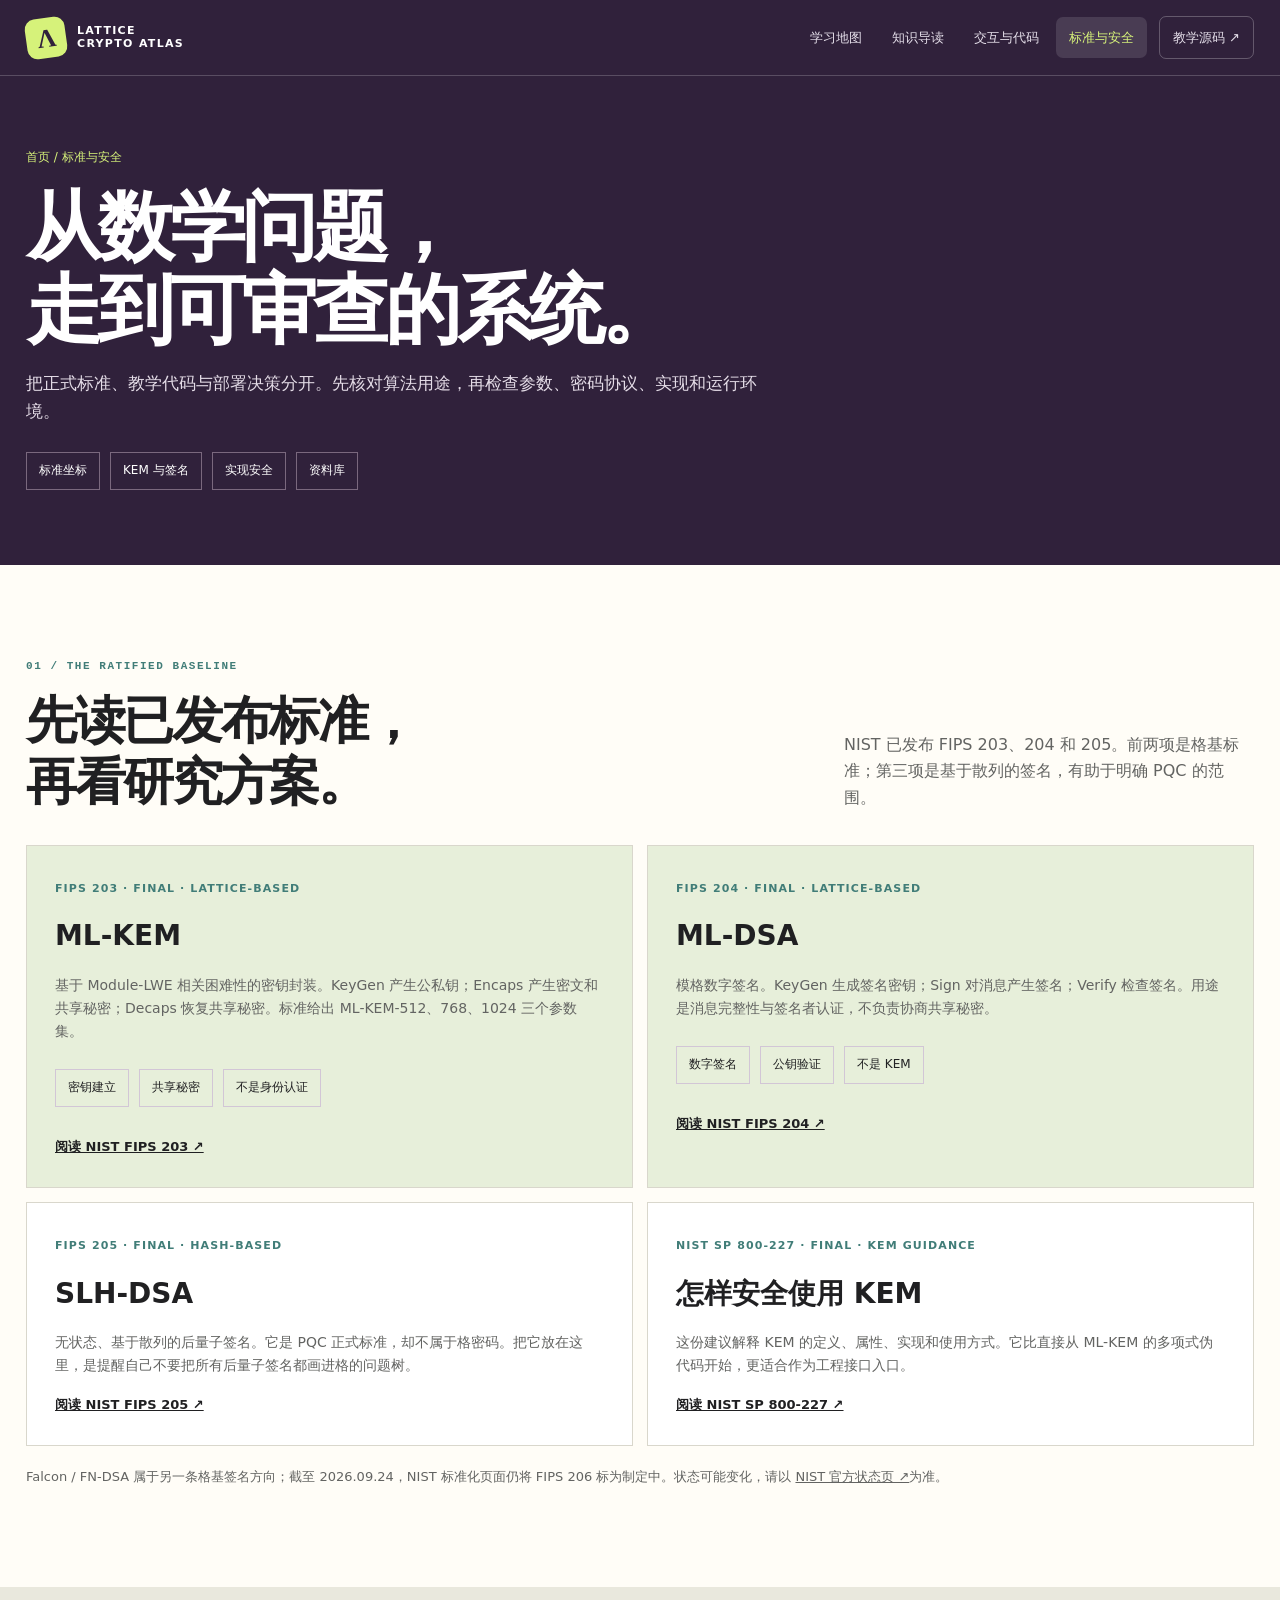
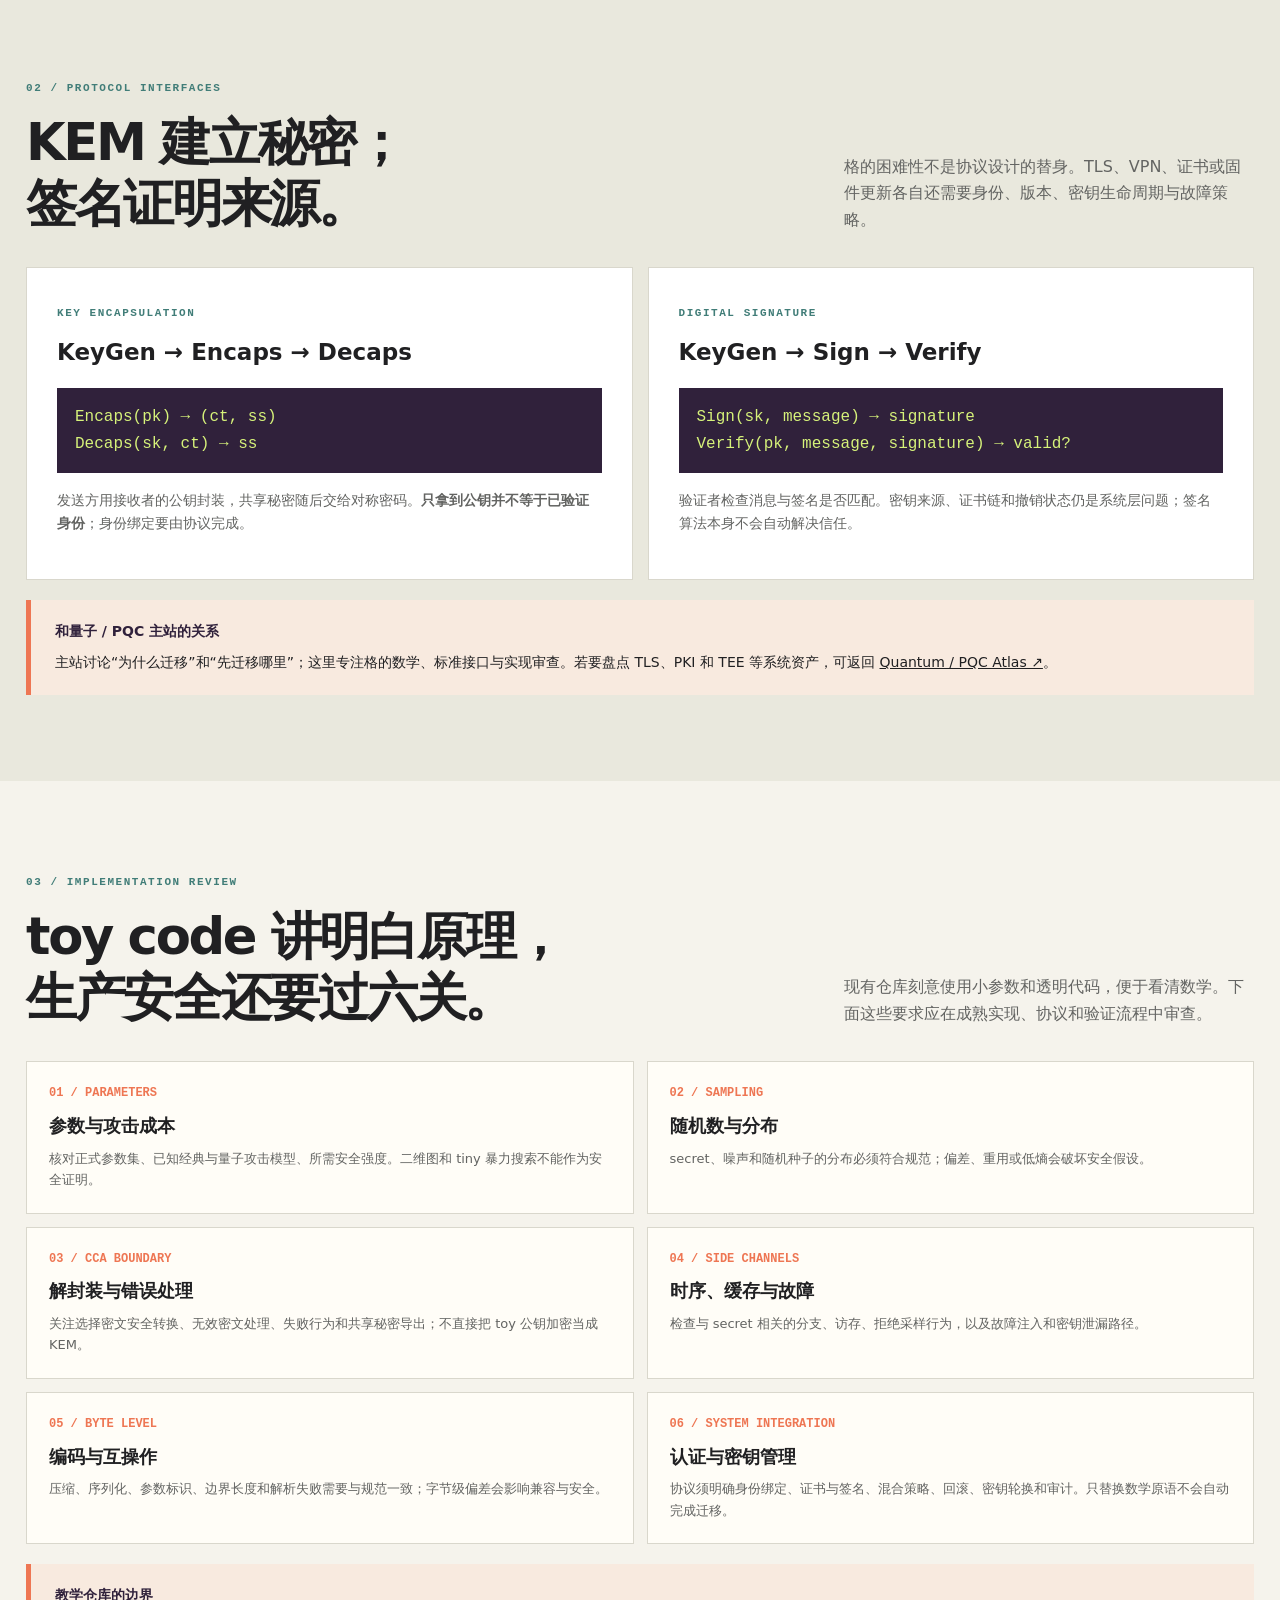
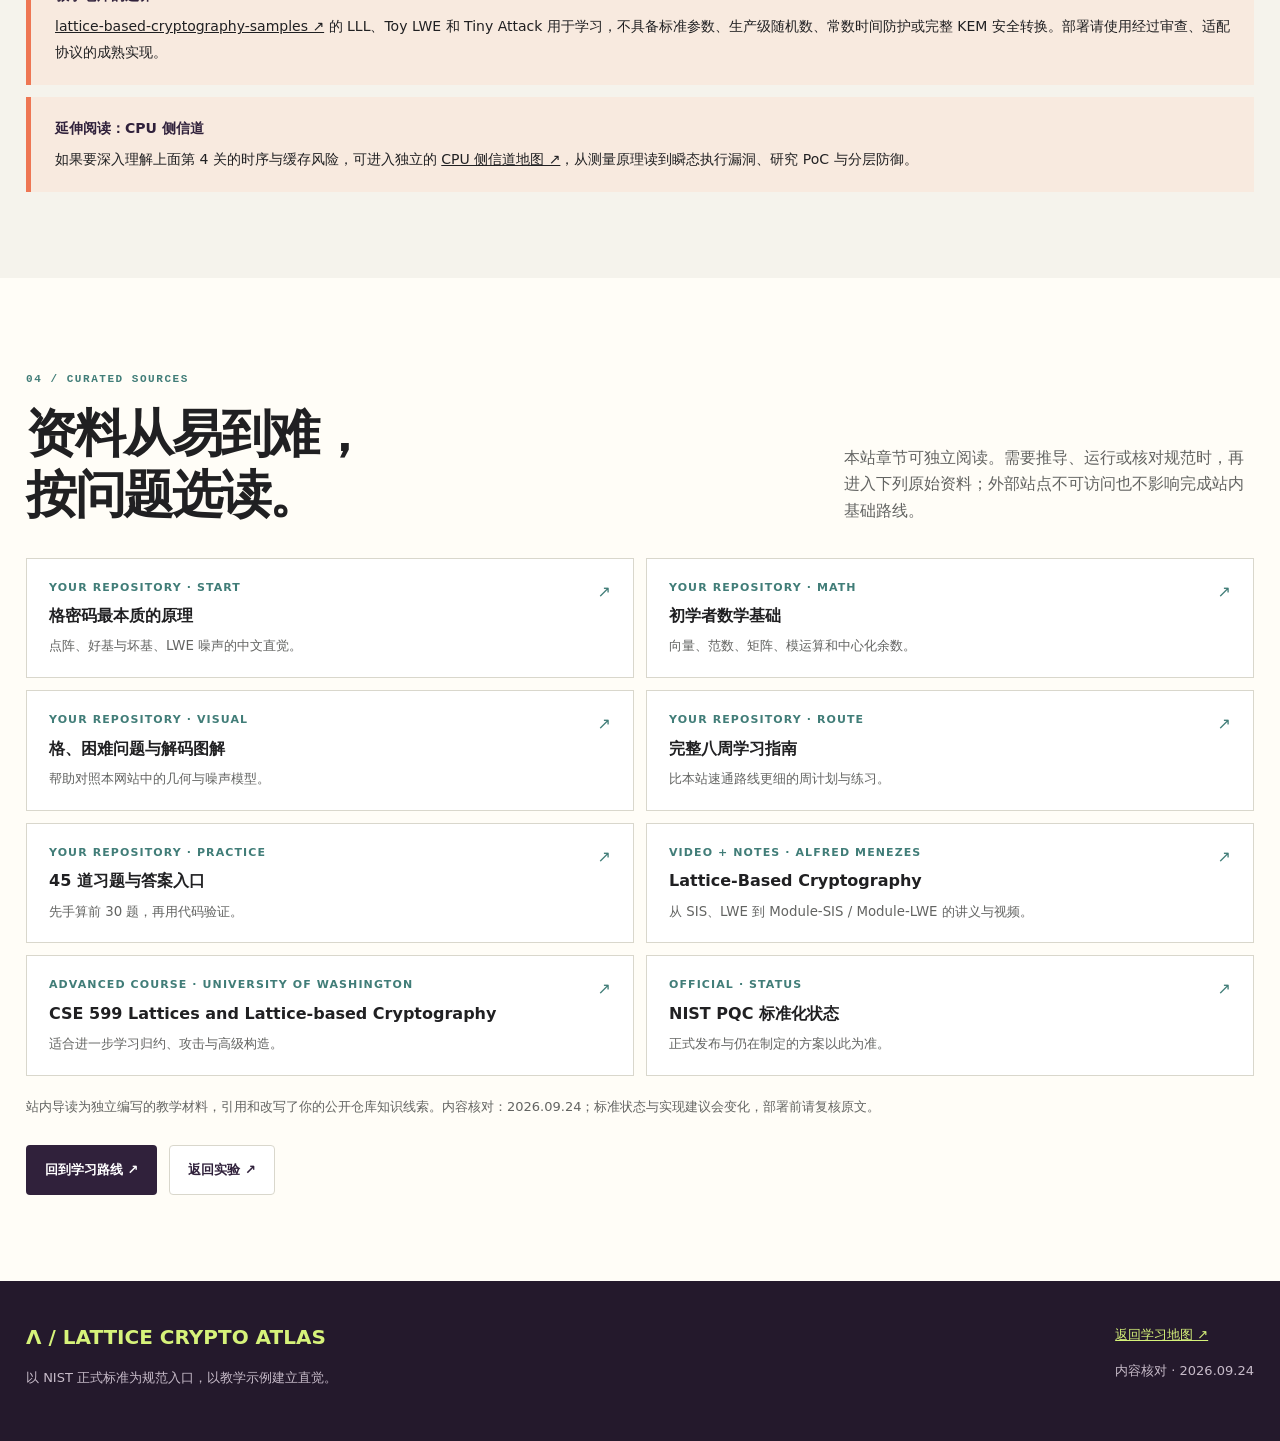
<file: standards.html>
<!doctype html>
<html lang="zh-CN">
<head><meta charset="utf-8"><meta name="viewport" content="width=device-width, initial-scale=1"><meta name="theme-color" content="#30213b"><meta name="description" content="格密码正式标准与工程安全：FIPS 203 ML-KEM、FIPS 204 ML-DSA、非格基 FIPS 205、NIST KEM 建议，以及采样、侧信道和协议边界。"><title>标准与安全 · 格密码地图</title><link rel="stylesheet" href="style.css"><script src="app.js" defer></script></head>
<body>
  <a class="skip" href="#main">跳至正文</a><header class="site-header"><a class="logo" href="index.html" aria-label="格密码地图首页"><span class="logo-mark">Λ</span><span>LATTICE<br>CRYPTO ATLAS</span></a><nav class="site-nav" aria-label="主导航"><a href="index.html">学习地图</a><a href="learn.html">知识导读</a><a href="lab.html">交互与代码</a><a href="standards.html" aria-current="page">标准与安全</a><a class="nav-source" href="https://github.com/ShundaZhang/lattice-based-cryptography-samples" target="_blank" rel="noopener noreferrer">教学源码 ↗</a></nav></header>
  <main id="main">
    <section class="page-hero"><div class="container"><div class="breadcrumb"><a href="index.html">首页</a> / 标准与安全</div><h1>从数学问题，<br>走到可审查的系统。</h1><p>把正式标准、教学代码与部署决策分开。先核对算法用途，再检查参数、密码协议、实现和运行环境。</p><nav class="page-jumps" aria-label="本页章节"><a href="#fips">标准坐标</a><a href="#interfaces">KEM 与签名</a><a href="#engineering">实现安全</a><a href="#sources">资料库</a></nav></div></section>

    <section class="section white" id="fips"><div class="container">
      <div class="section-head"><div><span class="eyebrow kicker">01 / THE RATIFIED BASELINE</span><h2>先读已发布标准，<br>再看研究方案。</h2></div><p>NIST 已发布 FIPS 203、204 和 205。前两项是格基标准；第三项是基于散列的签名，有助于明确 PQC 的范围。</p></div>
      <div class="standards-grid">
        <article class="standard-card primary"><span class="status">FIPS 203 · FINAL · LATTICE-BASED</span><h3>ML-KEM</h3><p>基于 Module-LWE 相关困难性的密钥封装。KeyGen 产生公私钥；Encaps 产生密文和共享秘密；Decaps 恢复共享秘密。标准给出 ML-KEM-512、768、1024 三个参数集。</p><div class="scope-line"><span>密钥建立</span><span>共享秘密</span><span>不是身份认证</span></div><a href="https://csrc.nist.gov/pubs/fips/203/final" target="_blank" rel="noopener noreferrer">阅读 NIST FIPS 203 ↗</a></article>
        <article class="standard-card primary"><span class="status">FIPS 204 · FINAL · LATTICE-BASED</span><h3>ML-DSA</h3><p>模格数字签名。KeyGen 生成签名密钥；Sign 对消息产生签名；Verify 检查签名。用途是消息完整性与签名者认证，不负责协商共享秘密。</p><div class="scope-line"><span>数字签名</span><span>公钥验证</span><span>不是 KEM</span></div><a href="https://csrc.nist.gov/pubs/fips/204/final" target="_blank" rel="noopener noreferrer">阅读 NIST FIPS 204 ↗</a></article>
        <article class="standard-card"><span class="status">FIPS 205 · FINAL · HASH-BASED</span><h3>SLH-DSA</h3><p>无状态、基于散列的后量子签名。它是 PQC 正式标准，却不属于格密码。把它放在这里，是提醒自己不要把所有后量子签名都画进格的问题树。</p><a href="https://csrc.nist.gov/pubs/fips/205/final" target="_blank" rel="noopener noreferrer">阅读 NIST FIPS 205 ↗</a></article>
        <article class="standard-card"><span class="status">NIST SP 800-227 · FINAL · KEM GUIDANCE</span><h3>怎样安全使用 KEM</h3><p>这份建议解释 KEM 的定义、属性、实现和使用方式。它比直接从 ML-KEM 的多项式伪代码开始，更适合作为工程接口入口。</p><a href="https://csrc.nist.gov/pubs/sp/800/227/final" target="_blank" rel="noopener noreferrer">阅读 NIST SP 800-227 ↗</a></article>
      </div>
      <p class="route-note">Falcon / FN-DSA 属于另一条格基签名方向；截至 2026.09.24，NIST 标准化页面仍将 FIPS 206 标为制定中。状态可能变化，请以 <a href="https://csrc.nist.gov/Projects/Post-Quantum-Cryptography/Post_Quantum_Cryptography-Standardization" target="_blank" rel="noopener noreferrer">NIST 官方状态页 ↗</a>为准。</p>
    </div></section>

    <section class="section alt" id="interfaces"><div class="container">
      <div class="section-head"><div><span class="eyebrow kicker">02 / PROTOCOL INTERFACES</span><h2>KEM 建立秘密；<br>签名证明来源。</h2></div><p>格的困难性不是协议设计的替身。TLS、VPN、证书或固件更新各自还需要身份、版本、密钥生命周期与故障策略。</p></div>
      <div class="feature-split">
        <article class="feature-panel"><span class="eyebrow kicker">KEY ENCAPSULATION</span><h3>KeyGen → Encaps → Decaps</h3><div class="formula">Encaps(pk) → (ct, ss)<br>Decaps(sk, ct) → ss</div><p>发送方用接收者的公钥封装，共享秘密随后交给对称密码。<b>只拿到公钥并不等于已验证身份</b>；身份绑定要由协议完成。</p></article>
        <article class="feature-panel"><span class="eyebrow kicker">DIGITAL SIGNATURE</span><h3>KeyGen → Sign → Verify</h3><div class="formula">Sign(sk, message) → signature<br>Verify(pk, message, signature) → valid?</div><p>验证者检查消息与签名是否匹配。密钥来源、证书链和撤销状态仍是系统层问题；签名算法本身不会自动解决信任。</p></article>
      </div>
      <div class="callout" style="margin-top:20px"><strong>和量子 / PQC 主站的关系</strong><p>主站讨论“为什么迁移”和“先迁移哪里”；这里专注格的数学、标准接口与实现审查。若要盘点 TLS、PKI 和 TEE 等系统资产，可返回 <a href="https://shundazhang.github.io/quantum-pqc-atlas/" target="_blank" rel="noopener noreferrer">Quantum / PQC Atlas ↗</a>。</p></div>
    </div></section>

    <section class="section" id="engineering"><div class="container">
      <div class="section-head"><div><span class="eyebrow kicker">03 / IMPLEMENTATION REVIEW</span><h2>toy code 讲明白原理，<br>生产安全还要过六关。</h2></div><p>现有仓库刻意使用小参数和透明代码，便于看清数学。下面这些要求应在成熟实现、协议和验证流程中审查。</p></div>
      <div class="security-list">
        <article><b>01 / PARAMETERS</b><h3>参数与攻击成本</h3><p>核对正式参数集、已知经典与量子攻击模型、所需安全强度。二维图和 tiny 暴力搜索不能作为安全证明。</p></article>
        <article><b>02 / SAMPLING</b><h3>随机数与分布</h3><p>secret、噪声和随机种子的分布必须符合规范；偏差、重用或低熵会破坏安全假设。</p></article>
        <article><b>03 / CCA BOUNDARY</b><h3>解封装与错误处理</h3><p>关注选择密文安全转换、无效密文处理、失败行为和共享秘密导出；不直接把 toy 公钥加密当成 KEM。</p></article>
        <article><b>04 / SIDE CHANNELS</b><h3>时序、缓存与故障</h3><p>检查与 secret 相关的分支、访存、拒绝采样行为，以及故障注入和密钥泄漏路径。</p></article>
        <article><b>05 / BYTE LEVEL</b><h3>编码与互操作</h3><p>压缩、序列化、参数标识、边界长度和解析失败需要与规范一致；字节级偏差会影响兼容与安全。</p></article>
        <article><b>06 / SYSTEM INTEGRATION</b><h3>认证与密钥管理</h3><p>协议须明确身份绑定、证书与签名、混合策略、回滚、密钥轮换和审计。只替换数学原语不会自动完成迁移。</p></article>
      </div>
      <div class="callout" style="margin-top:20px"><strong>教学仓库的边界</strong><p><a href="https://github.com/ShundaZhang/lattice-based-cryptography-samples" target="_blank" rel="noopener noreferrer">lattice-based-cryptography-samples ↗</a> 的 LLL、Toy LWE 和 Tiny Attack 用于学习，不具备标准参数、生产级随机数、常数时间防护或完整 KEM 安全转换。部署请使用经过审查、适配协议的成熟实现。</p></div>
      <div class="callout" style="margin-top:12px"><strong>延伸阅读：CPU 侧信道</strong><p>如果要深入理解上面第 4 关的时序与缓存风险，可进入独立的 <a href="https://shundazhang.github.io/side-channel-atlas/" target="_blank" rel="noopener noreferrer">CPU 侧信道地图 ↗</a>，从测量原理读到瞬态执行漏洞、研究 PoC 与分层防御。</p></div>
    </div></section>

    <section class="section white" id="sources"><div class="container">
      <div class="section-head"><div><span class="eyebrow kicker">04 / CURATED SOURCES</span><h2>资料从易到难，<br>按问题选读。</h2></div><p>本站章节可独立阅读。需要推导、运行或核对规范时，再进入下列原始资料；外部站点不可访问也不影响完成站内基础路线。</p></div>
      <div class="source-list">
        <a class="source-link" href="https://github.com/ShundaZhang/lattice-based-cryptography-samples/blob/main/docs/intuitive-explanation.md" target="_blank" rel="noopener noreferrer"><div><span>YOUR REPOSITORY · START</span><b>格密码最本质的原理</b><small>点阵、好基与坏基、LWE 噪声的中文直觉。</small></div><i>↗</i></a>
        <a class="source-link" href="https://github.com/ShundaZhang/lattice-based-cryptography-samples/blob/main/docs/math-primer.md" target="_blank" rel="noopener noreferrer"><div><span>YOUR REPOSITORY · MATH</span><b>初学者数学基础</b><small>向量、范数、矩阵、模运算和中心化余数。</small></div><i>↗</i></a>
        <a class="source-link" href="https://github.com/ShundaZhang/lattice-based-cryptography-samples/blob/main/docs/visual-guide.md" target="_blank" rel="noopener noreferrer"><div><span>YOUR REPOSITORY · VISUAL</span><b>格、困难问题与解码图解</b><small>帮助对照本网站中的几何与噪声模型。</small></div><i>↗</i></a>
        <a class="source-link" href="https://github.com/ShundaZhang/lattice-based-cryptography-samples/blob/main/docs/learning-guide.md" target="_blank" rel="noopener noreferrer"><div><span>YOUR REPOSITORY · ROUTE</span><b>完整八周学习指南</b><small>比本站速通路线更细的周计划与练习。</small></div><i>↗</i></a>
        <a class="source-link" href="https://github.com/ShundaZhang/lattice-based-cryptography-samples/blob/main/docs/exercises.md" target="_blank" rel="noopener noreferrer"><div><span>YOUR REPOSITORY · PRACTICE</span><b>45 道习题与答案入口</b><small>先手算前 30 题，再用代码验证。</small></div><i>↗</i></a>
        <a class="source-link" href="https://cryptography101.ca/lattice-based-cryptography/" target="_blank" rel="noopener noreferrer"><div><span>VIDEO + NOTES · ALFRED MENEZES</span><b>Lattice-Based Cryptography</b><small>从 SIS、LWE 到 Module-SIS / Module-LWE 的讲义与视频。</small></div><i>↗</i></a>
        <a class="source-link" href="https://homes.cs.washington.edu/~rachel/courses/22sp/" target="_blank" rel="noopener noreferrer"><div><span>ADVANCED COURSE · UNIVERSITY OF WASHINGTON</span><b>CSE 599 Lattices and Lattice-based Cryptography</b><small>适合进一步学习归约、攻击与高级构造。</small></div><i>↗</i></a>
        <a class="source-link" href="https://csrc.nist.gov/Projects/Post-Quantum-Cryptography/Post_Quantum_Cryptography-Standardization" target="_blank" rel="noopener noreferrer"><div><span>OFFICIAL · STATUS</span><b>NIST PQC 标准化状态</b><small>正式发布与仍在制定的方案以此为准。</small></div><i>↗</i></a>
      </div>
      <p class="route-note">站内导读为独立编写的教学材料，引用和改写了你的公开仓库知识线索。内容核对：2026.09.24；标准状态与实现建议会变化，部署前请复核原文。</p>
      <div class="actions"><a class="button dark" href="index.html#route">回到学习路线 ↗</a><a class="button light" href="lab.html">返回实验 ↗</a></div>
    </div></section>
  </main>
  <footer class="footer"><div class="container footer-inner"><div><strong>Λ / LATTICE CRYPTO ATLAS</strong><p>以 NIST 正式标准为规范入口，以教学示例建立直觉。</p></div><div><a href="index.html">返回学习地图 ↗</a><p>内容核对 · 2026.09.24</p></div></div></footer>
</body>
</html>
</file>
<file: style.css>
:root{--ink:#202022;--muted:#636462;--paper:#f5f3ec;--white:#fffdf7;--line:#d9d7cc;--plum:#30213b;--plum-2:#4b3156;--lime:#d6f27a;--orange:#ee7653;--teal:#417d78;--shadow:0 20px 50px rgba(33,23,43,.09)}
*{box-sizing:border-box}html{scroll-behavior:smooth}body{margin:0;background:var(--paper);color:var(--ink);font-family:Inter,"PingFang SC","Microsoft YaHei",system-ui,sans-serif;line-height:1.65}button,input{font:inherit}a{color:inherit}a:focus-visible,button:focus-visible,input:focus-visible{outline:3px solid var(--orange);outline-offset:3px}.skip{position:absolute;top:-80px;left:18px;z-index:30;background:var(--lime);padding:9px 15px}.skip:focus{top:12px}.site-header{height:76px;padding:0 max(26px,calc((100vw - 1320px)/2));display:flex;align-items:center;justify-content:space-between;gap:25px;border-bottom:1px solid rgba(255,255,255,.2);background:var(--plum);color:white}.logo{display:flex;align-items:center;gap:11px;text-decoration:none;font-weight:900;letter-spacing:-.04em;font-size:22px;white-space:nowrap}.logo-mark{display:grid;place-items:center;width:40px;height:40px;background:var(--lime);color:var(--plum);border-radius:10px;transform:rotate(-8deg);font-family:Georgia,serif;font-size:26px}.logo span:last-child{font-size:11px;letter-spacing:.12em;line-height:1.15}.site-nav{display:flex;gap:4px;align-items:center;flex-wrap:wrap}.site-nav a{text-decoration:none;color:#e5dfea;font-size:13px;padding:10px 13px;border-radius:7px}.site-nav a[aria-current="page"],.site-nav a:hover{background:rgba(255,255,255,.12);color:var(--lime)}.site-nav .nav-source{border:1px solid rgba(255,255,255,.25);margin-left:8px}.container{max-width:1320px;padding:0 26px;margin:0 auto}.eyebrow{font-family:ui-monospace,SFMono-Regular,Consolas,monospace;font-size:11px;font-weight:800;letter-spacing:.14em;text-transform:uppercase}.eyebrow .dot{display:inline-block;background:var(--orange);width:7px;height:7px;border-radius:50%;margin-right:9px}.hero{background:var(--plum);color:white;overflow:hidden}.hero-inner{max-width:1320px;margin:auto;padding:74px 26px 80px;display:grid;grid-template-columns:minmax(0,1.12fr) minmax(420px,.88fr);gap:55px;align-items:center}.hero h1{font-size:clamp(50px,6.4vw,92px);line-height:1.09;letter-spacing:-.065em;margin:23px 0 23px}.hero h1 em{font-style:normal;color:var(--lime)}.hero-lede{font-size:17px;line-height:1.9;color:#e4dce7;max-width:680px}.hero-actions,.actions{display:flex;flex-wrap:wrap;gap:12px;margin-top:28px}.button{display:inline-flex;align-items:center;justify-content:center;gap:12px;text-decoration:none;font-weight:800;font-size:13px;padding:13px 18px;border:1px solid transparent;border-radius:4px;transition:transform .2s,background .2s}.button:hover{transform:translateY(-3px)}.button.primary{background:var(--lime);color:var(--plum)}.button.outline{border-color:#a698aa;color:white}.button.dark{background:var(--plum);color:white}.button.light{background:white;color:var(--plum);border-color:var(--line)}.hero-facts{display:flex;flex-wrap:wrap;gap:24px;margin-top:40px;border-top:1px solid #6b5a70;padding-top:22px;color:#bfb4c4;font-size:12px}.hero-facts b{color:var(--lime);font-size:20px;margin-right:5px}.hero-art{position:relative;min-height:430px;background:#e7eed3;border-radius:19px;box-shadow:23px 24px 0 rgba(214,242,122,.1);overflow:hidden;color:var(--plum);padding:22px}.art-top,.art-bottom{display:flex;justify-content:space-between;gap:15px;font-family:ui-monospace,monospace;font-size:11px;font-weight:800;letter-spacing:.08em}.art-grid{position:absolute;inset:69px 12px 68px;background-image:radial-gradient(circle,var(--plum) 2.2px,transparent 2.7px);background-size:31px 31px;opacity:.7;transform:rotate(-13deg) scale(1.24)}.art-vectors{position:absolute;left:11%;top:21%;width:75%;height:61%;overflow:visible}.art-note{position:absolute;right:18px;top:71px;background:var(--white);box-shadow:var(--shadow);padding:15px 18px;max-width:170px;font-size:13px;font-weight:700;transform:rotate(5deg)}.art-bottom{position:absolute;bottom:18px;left:22px;right:22px}.art-seal{background:var(--orange);color:white;padding:4px 8px;border-radius:2px}.section{padding:86px 0;scroll-margin-top:22px}.section.white{background:var(--white)}.section.dark{background:var(--plum);color:white}.section.alt{background:#e9e8dd}.section-head{display:flex;justify-content:space-between;align-items:end;gap:30px;margin-bottom:34px}.section-head h2{font-size:clamp(35px,4vw,56px);line-height:1.18;letter-spacing:-.045em;margin:13px 0 0}.section-head p{max-width:410px;color:var(--muted);margin:0}.dark .section-head p{color:#d0c5d6}.kicker{color:var(--teal);font-weight:900}.dark .kicker{color:var(--lime)}.two-paths{display:grid;grid-template-columns:1fr 1fr;gap:17px}.path-card{padding:32px;border:1px solid var(--line);background:white;position:relative}.path-card:after{content:"↗";position:absolute;right:24px;top:22px;font-size:24px;color:var(--teal)}.path-card.featured{background:#e5f0d2}.path-card .eyebrow{color:var(--teal)}.path-card h3{font-size:27px;letter-spacing:-.035em;margin:16px 0 10px}.path-card p{max-width:560px;color:#4e5551;margin:0 0 20px}.path-card a{font-size:13px;font-weight:900;text-decoration-thickness:1px}.bridge{margin-top:17px;padding:22px 28px;border:1px solid var(--line);display:flex;align-items:center;justify-content:space-between;gap:20px;background:#fffdf7}.bridge strong{font-size:19px}.bridge p{margin:4px 0 0;color:var(--muted);font-size:13px}.bridge a{font-size:13px;font-weight:900;white-space:nowrap}.route{display:grid;grid-template-columns:repeat(4,minmax(0,1fr));gap:13px}.route-card{padding:24px;background:#fffdf7;border:1px solid var(--line);min-height:242px;display:flex;flex-direction:column}.route-card .step{font-family:ui-monospace,monospace;font-size:12px;font-weight:900;color:var(--teal)}.route-card h3{font-size:19px;line-height:1.3;margin:16px 0 9px}.route-card p{color:var(--muted);font-size:13px;line-height:1.75;margin:0}.route-card a{margin-top:auto;padding-top:15px;font-size:12px;font-weight:900;color:var(--plum)}.route-card .time{margin-left:auto;font-size:11px;color:#777}.route-card header{display:flex}.route-card.accent{background:var(--lime)}.route-card.accent p,.route-card.accent .step{color:#395227}.route-card.accent a{color:#263b17}.route-note{margin-top:20px;color:var(--muted);font-size:13px}.concept-grid{display:grid;grid-template-columns:repeat(3,minmax(0,1fr));gap:15px}.concept{border:1px solid var(--line);padding:25px;background:var(--paper)}.concept .number{font-family:ui-monospace,monospace;color:var(--orange);font-weight:900;font-size:12px}.concept h3{font-size:20px;margin:14px 0 9px}.concept p{font-size:13px;color:var(--muted);margin:0}.concept code,.prose code,.callout code{font-family:ui-monospace,Consolas,monospace;background:#ece9df;padding:2px 4px;border-radius:3px}.dark .concept{background:#3d2a48;border-color:#765e80}.dark .concept p{color:#d0c5d6}.dark .concept code{background:#241b2b}.feature-split{display:grid;grid-template-columns:1fr 1fr;gap:15px}.feature-panel{padding:30px;border:1px solid var(--line);background:white}.feature-panel h3{font-size:23px;margin:10px 0}.feature-panel p{font-size:14px;color:var(--muted)}.feature-panel .formula{font-family:ui-monospace,monospace;background:var(--plum);color:var(--lime);padding:16px 18px;margin:16px 0;overflow-x:auto;white-space:nowrap}.source-list{display:grid;grid-template-columns:repeat(2,minmax(0,1fr));gap:12px}.source-link{display:flex;justify-content:space-between;gap:20px;text-decoration:none;background:white;border:1px solid var(--line);padding:20px 22px}.source-link:hover{border-color:var(--teal)}.source-link span{display:block;font-size:11px;color:var(--teal);font-weight:900;letter-spacing:.1em}.source-link b{display:block;margin-top:6px;font-size:16px}.source-link small{display:block;color:var(--muted);margin-top:6px}.source-link i{font-style:normal;color:var(--teal)}.callout{border-left:5px solid var(--orange);background:#f8eadf;padding:19px 24px;font-size:14px;line-height:1.85}.callout strong{color:var(--plum)}.callout p{margin:5px 0 0}.dark .callout{background:#463049;color:#e6dce7}.dark .callout strong{color:var(--lime)}.footer{background:#24192c;color:#c7bbc9;padding:40px 0}.footer-inner{display:flex;justify-content:space-between;gap:20px;align-items:start}.footer strong{color:var(--lime);font-size:20px}.footer p{max-width:520px;font-size:13px}.footer a{color:var(--lime);font-size:13px}.page-hero{background:var(--plum);color:white;padding:72px 0 75px}.page-hero h1{font-size:clamp(46px,6vw,76px);line-height:1.1;letter-spacing:-.055em;margin:17px 0}.page-hero p{color:#e4dce7;font-size:17px;max-width:750px}.page-hero .breadcrumb{font-size:12px;color:var(--lime)}.page-hero .breadcrumb a{text-decoration:none}.page-jumps{display:flex;gap:10px;flex-wrap:wrap;margin-top:27px}.page-jumps a{border:1px solid #7a687e;padding:8px 12px;font-size:12px;text-decoration:none;color:white}.page-jumps a:hover{background:var(--lime);color:var(--plum)}.reading{display:grid;grid-template-columns:225px minmax(0,1fr);gap:70px}.reading-nav{position:sticky;top:28px;align-self:start;border-top:3px solid var(--plum);padding-top:14px}.reading-nav a{display:block;padding:9px 7px;color:#535655;text-decoration:none;font-size:13px}.reading-nav a:hover{background:#e8edda;color:var(--plum)}.chapter{border-top:1px solid var(--line);padding:48px 0;scroll-margin-top:22px}.chapter:first-child{border:0;padding-top:0}.chapter .chapter-number{font-family:ui-monospace,monospace;font-size:12px;font-weight:900;color:var(--teal)}.chapter h2{font-size:clamp(31px,3vw,44px);letter-spacing:-.045em;line-height:1.24;margin:12px 0 17px}.chapter h3{font-size:21px;margin:29px 0 9px}.prose{max-width:790px;color:#484c4a;font-size:15px;line-height:1.9}.prose p{margin:0 0 16px}.prose ul{padding-left:23px}.prose li{margin:7px 0}.formula-box{display:block;max-width:790px;overflow:auto;background:#e5eed5;color:#2b3a2a;padding:18px 22px;font-family:ui-monospace,Consolas,monospace;font-weight:800;margin:19px 0;white-space:nowrap}.lesson-card{max-width:790px;background:white;border:1px solid var(--line);padding:20px 24px;margin:22px 0}.lesson-card b{font-size:12px;color:var(--teal);letter-spacing:.05em}.lesson-card p{margin:6px 0 0;font-size:14px;color:var(--muted)}.lesson-card a{font-weight:800}.mini-compare{display:grid;grid-template-columns:repeat(3,minmax(0,1fr));gap:10px;max-width:790px}.mini-compare>div{border:1px solid var(--line);background:white;padding:15px;font-size:13px}.mini-compare b{display:block;color:var(--plum);font-size:16px;margin-bottom:6px}.mini-compare p{margin:0;color:var(--muted)}.lab-layout{display:grid;grid-template-columns:minmax(0,1.1fr) minmax(300px,.9fr);gap:20px}.interactive{border:1px solid var(--line);background:white;padding:28px}.interactive h2{font-size:27px;letter-spacing:-.03em;margin:0 0 10px}.interactive p{font-size:14px;color:var(--muted)}.interactive svg{display:block;width:100%;background:#eff1e8;border:1px solid #d7ded3;max-height:345px}.interactive label{display:block;font-size:13px;font-weight:800;margin-top:18px}.interactive input[type=range]{width:100%;accent-color:var(--teal)}.range-points{display:flex;justify-content:space-between;font-size:11px;color:var(--muted)}.readout{font-family:ui-monospace,monospace;background:var(--plum);color:var(--lime);padding:14px 16px;margin-top:16px;font-size:13px}.lab-notes{background:#e6ead9;padding:27px;border:1px solid #d3d9c9}.lab-notes h3{font-size:22px;margin:0 0 12px}.lab-notes ul{padding-left:21px;font-size:14px;line-height:1.85}.lab-notes li{margin:8px 0}.lab-notes .callout{background:#fff9ea;margin-top:18px}.toggle-row{display:flex;gap:10px;flex-wrap:wrap;margin:16px 0}.toggle-row button{border:1px solid var(--line);background:var(--paper);padding:8px 17px;font-size:13px;font-weight:800;cursor:pointer}.toggle-row button[aria-pressed=true]{background:var(--plum);color:white}.meter{height:32px;background:linear-gradient(90deg,#b7dcce 0 35%,#f1c7a2 35% 65%,#b7dcce 65%);position:relative;border:1px solid #c4d3c5;margin:20px 0}.meter:before{content:"0";position:absolute;left:9px;top:4px;font-size:11px}.meter:after{content:"q / 2";position:absolute;left:49%;top:4px;font-size:11px}.meter-marker{position:absolute;top:-8px;width:3px;height:48px;background:var(--orange);transition:left .2s}.meter-marker span{position:absolute;top:-25px;left:-9px;font-family:ui-monospace,monospace;font-size:12px;font-weight:900;color:var(--plum)}.code-grid{display:grid;grid-template-columns:repeat(3,minmax(0,1fr));gap:13px}.code-card{padding:24px;background:white;border:1px solid var(--line);display:flex;flex-direction:column}.code-card>span{color:var(--teal);font-size:11px;font-weight:900;font-family:ui-monospace,monospace}.code-card h3{font-size:20px;line-height:1.35;margin:11px 0}.code-card p{font-size:13px;color:var(--muted);margin:0 0 14px}.code-card a{margin-top:auto;font-size:13px;font-weight:900}.command{background:#251a2d;color:#e2dfe6;padding:23px;overflow:auto;font-family:ui-monospace,Consolas,monospace;font-size:13px;white-space:pre;line-height:1.65}.command b{color:var(--lime)}.standards-grid{display:grid;grid-template-columns:repeat(2,minmax(0,1fr));gap:14px}.standard-card{background:white;border:1px solid var(--line);padding:28px}.standard-card .status{font-size:11px;color:var(--teal);font-weight:900;letter-spacing:.1em}.standard-card h3{font-size:28px;margin:13px 0 8px}.standard-card p{font-size:14px;color:var(--muted)}.standard-card a{font-size:13px;font-weight:900}.standard-card.primary{background:#e7efda}.security-list{display:grid;grid-template-columns:repeat(2,minmax(0,1fr));gap:13px}.security-list article{background:#fffdf7;border:1px solid var(--line);padding:22px}.security-list b{display:block;color:var(--orange);font-size:12px;font-family:ui-monospace,monospace}.security-list h3{font-size:18px;margin:7px 0}.security-list p{font-size:13px;color:var(--muted);margin:0}.scope-line{display:flex;gap:10px;flex-wrap:wrap;margin:26px 0}.scope-line span{padding:8px 12px;border:1px solid #d2c6d6;font-size:12px}.cross-link{padding:23px 27px;background:var(--lime);display:flex;align-items:center;justify-content:space-between;gap:20px;margin-top:30px}.cross-link strong{font-size:19px}.cross-link a{font-size:13px;font-weight:900}
@media(max-width:900px){.hero-inner{grid-template-columns:1fr}.hero-art{min-height:360px}.route,.code-grid{grid-template-columns:repeat(2,minmax(0,1fr))}.reading{grid-template-columns:1fr;gap:20px}.reading-nav{position:static;display:flex;flex-wrap:wrap;gap:5px;border-top:0}.reading-nav a{background:#e9e8dd;padding:7px 10px}.lab-layout{grid-template-columns:1fr}}
@media(max-width:650px){.site-header{height:auto;min-height:75px;padding:13px 20px;display:block}.site-nav{margin-top:12px;gap:0}.site-nav a{font-size:11px;padding:7px 8px}.site-nav .nav-source{margin-left:0}.container{padding:0 20px}.hero-inner{padding:50px 20px 60px;gap:38px}.hero h1{font-size:50px}.hero-lede,.page-hero p{font-size:15px}.hero-art{min-height:320px}.hero-facts{gap:15px}.section{padding:60px 0}.section-head{display:block}.section-head p{margin-top:16px}.two-paths,.feature-split,.concept-grid,.source-list,.standards-grid,.security-list,.mini-compare{grid-template-columns:1fr}.route,.code-grid{grid-template-columns:1fr}.route-card{min-height:0}.bridge,.cross-link,.footer-inner{display:block}.bridge a,.cross-link a{display:inline-block;margin-top:15px}.page-hero{padding:50px 0}.page-hero h1{font-size:46px}.reading-nav{display:none}.chapter{padding:40px 0}.interactive{padding:20px}.lab-notes{padding:20px}.formula-box{font-size:12px}.footer-inner>div+div{margin-top:18px}}
@media(prefers-reduced-motion:reduce){html{scroll-behavior:auto}.button{transition:none}}
</file>
